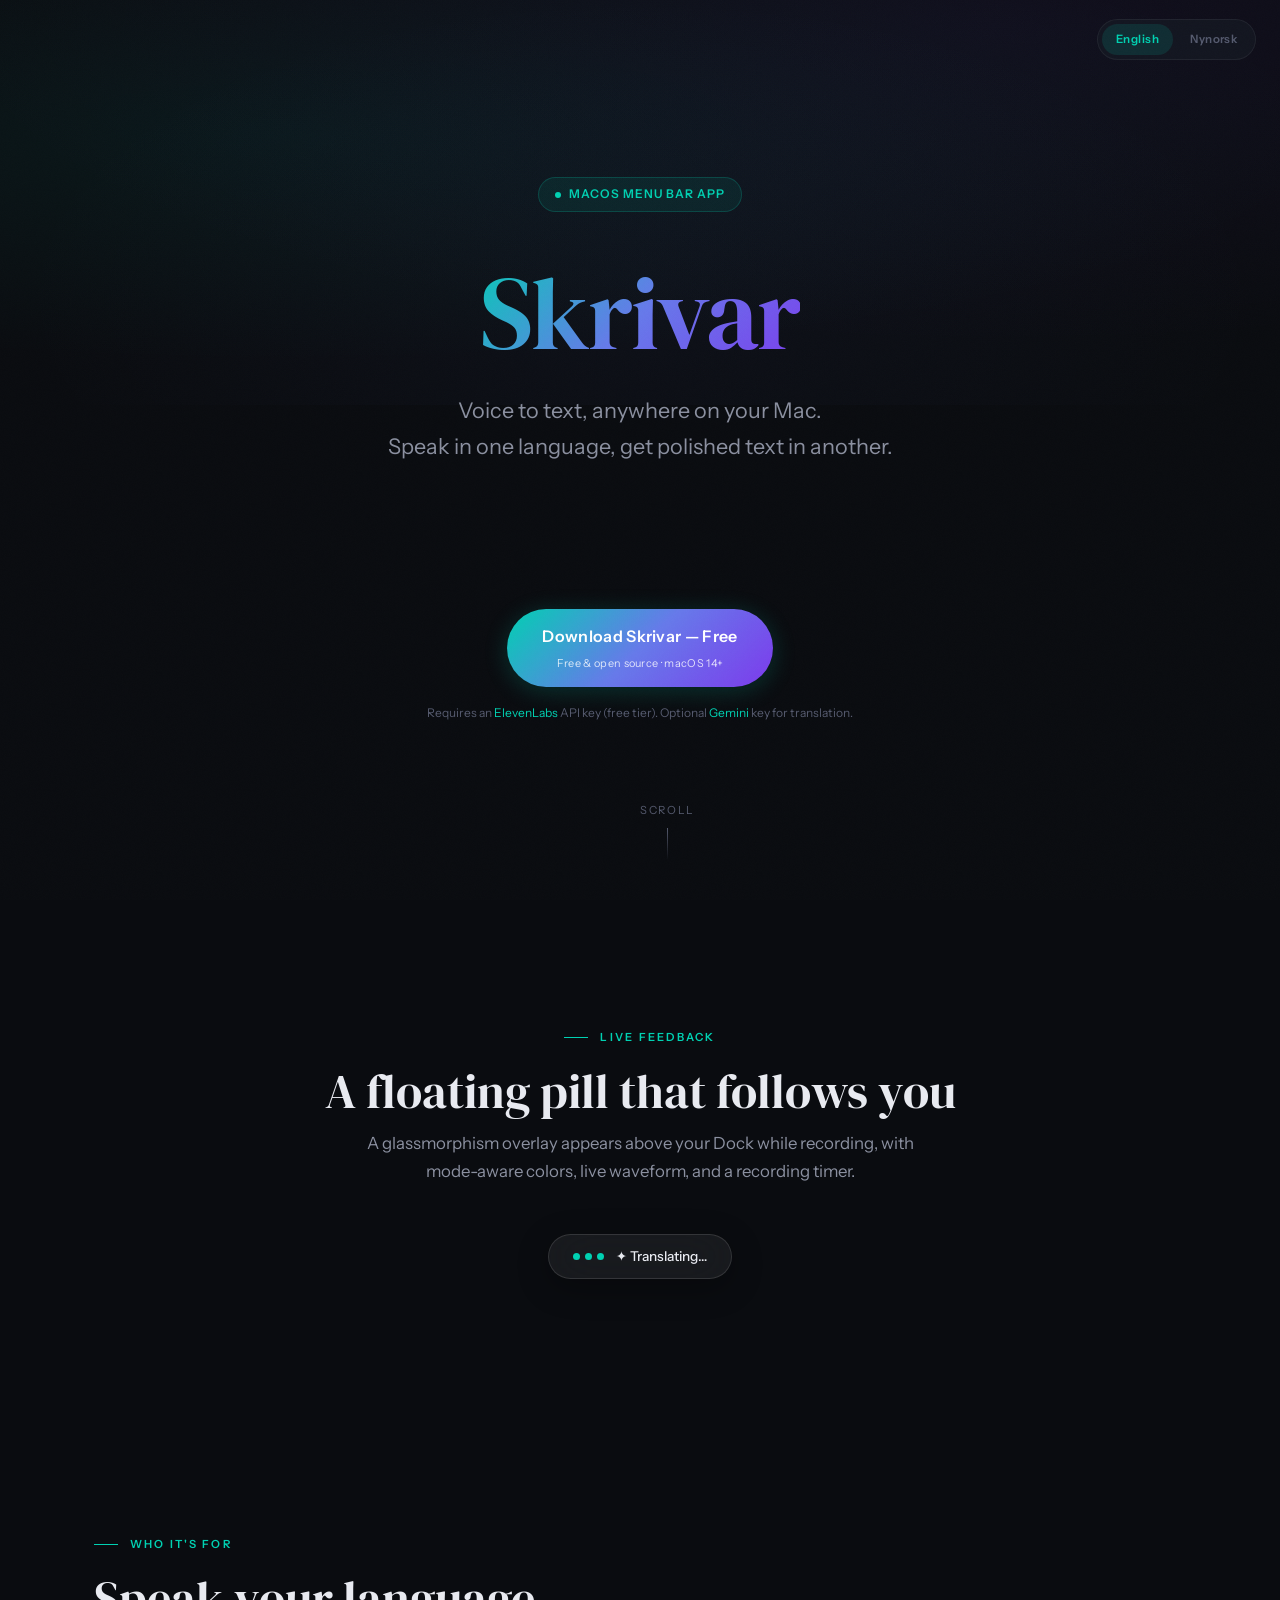
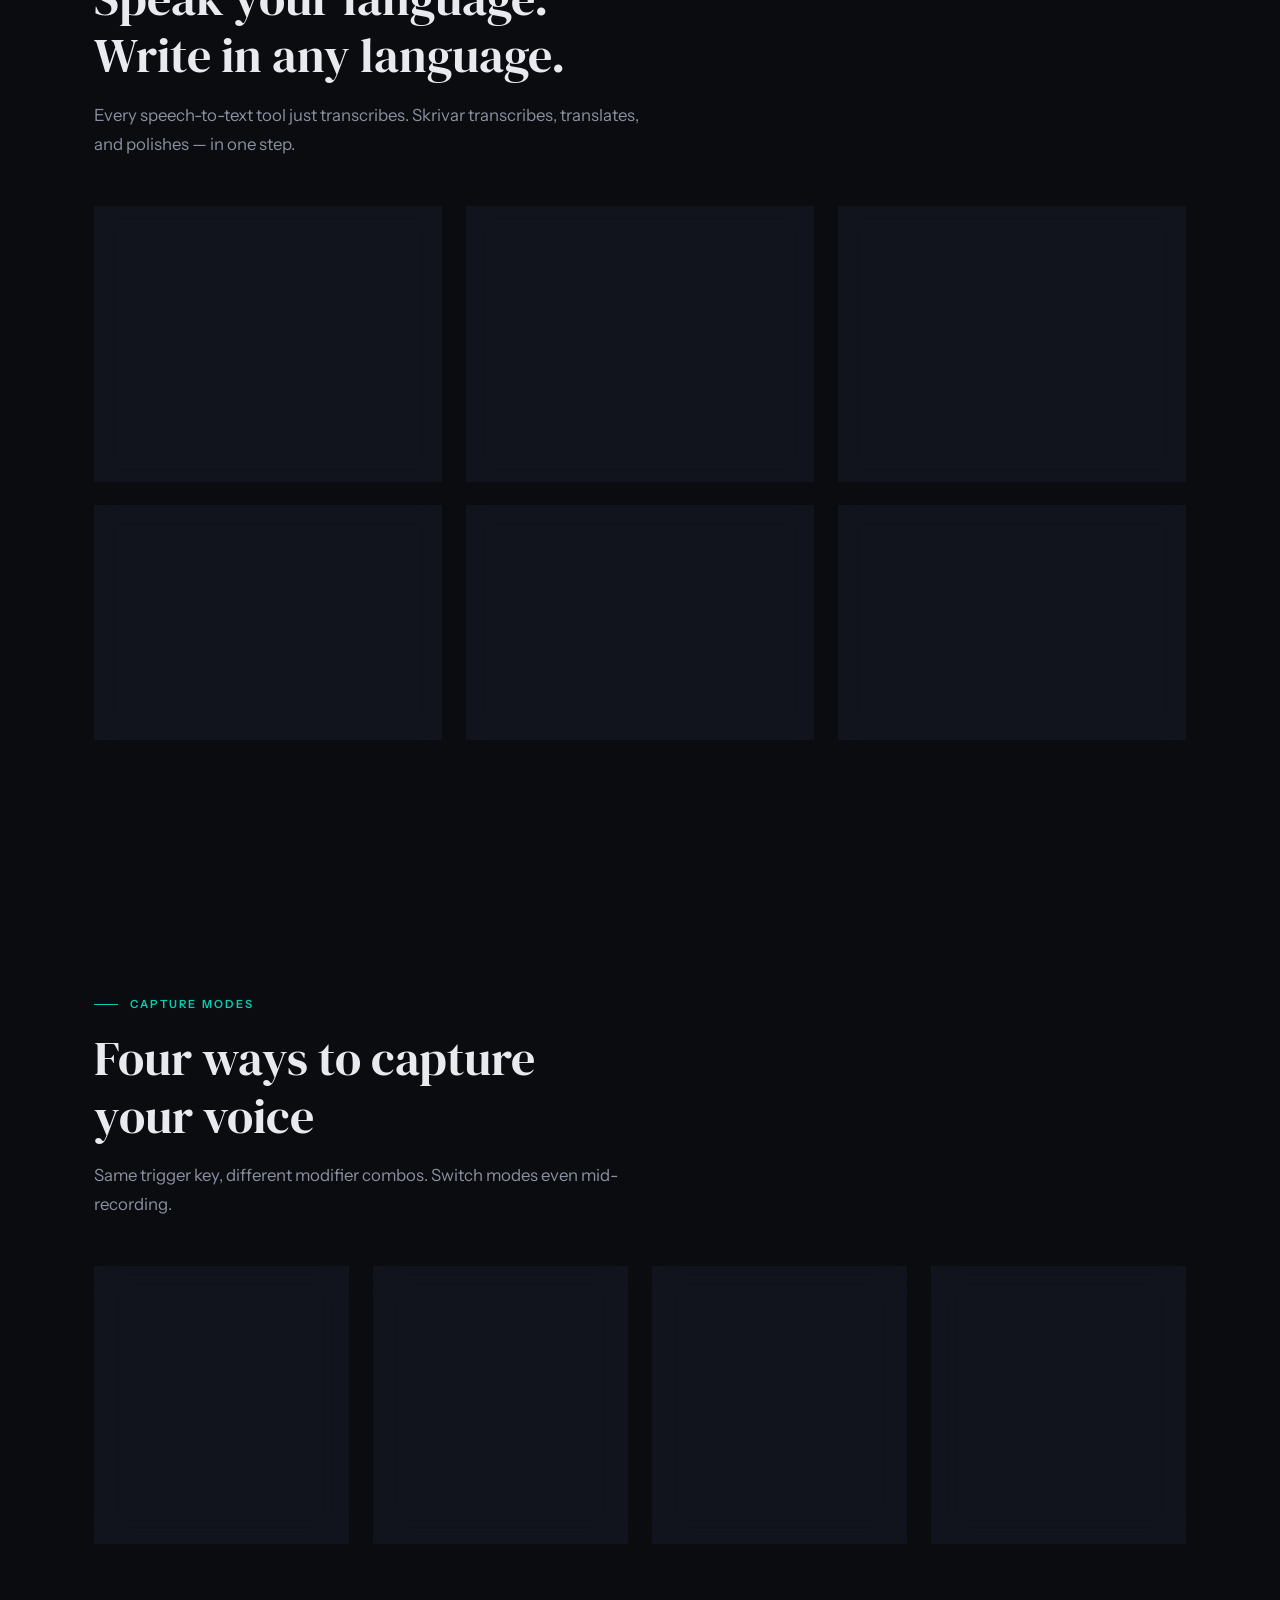
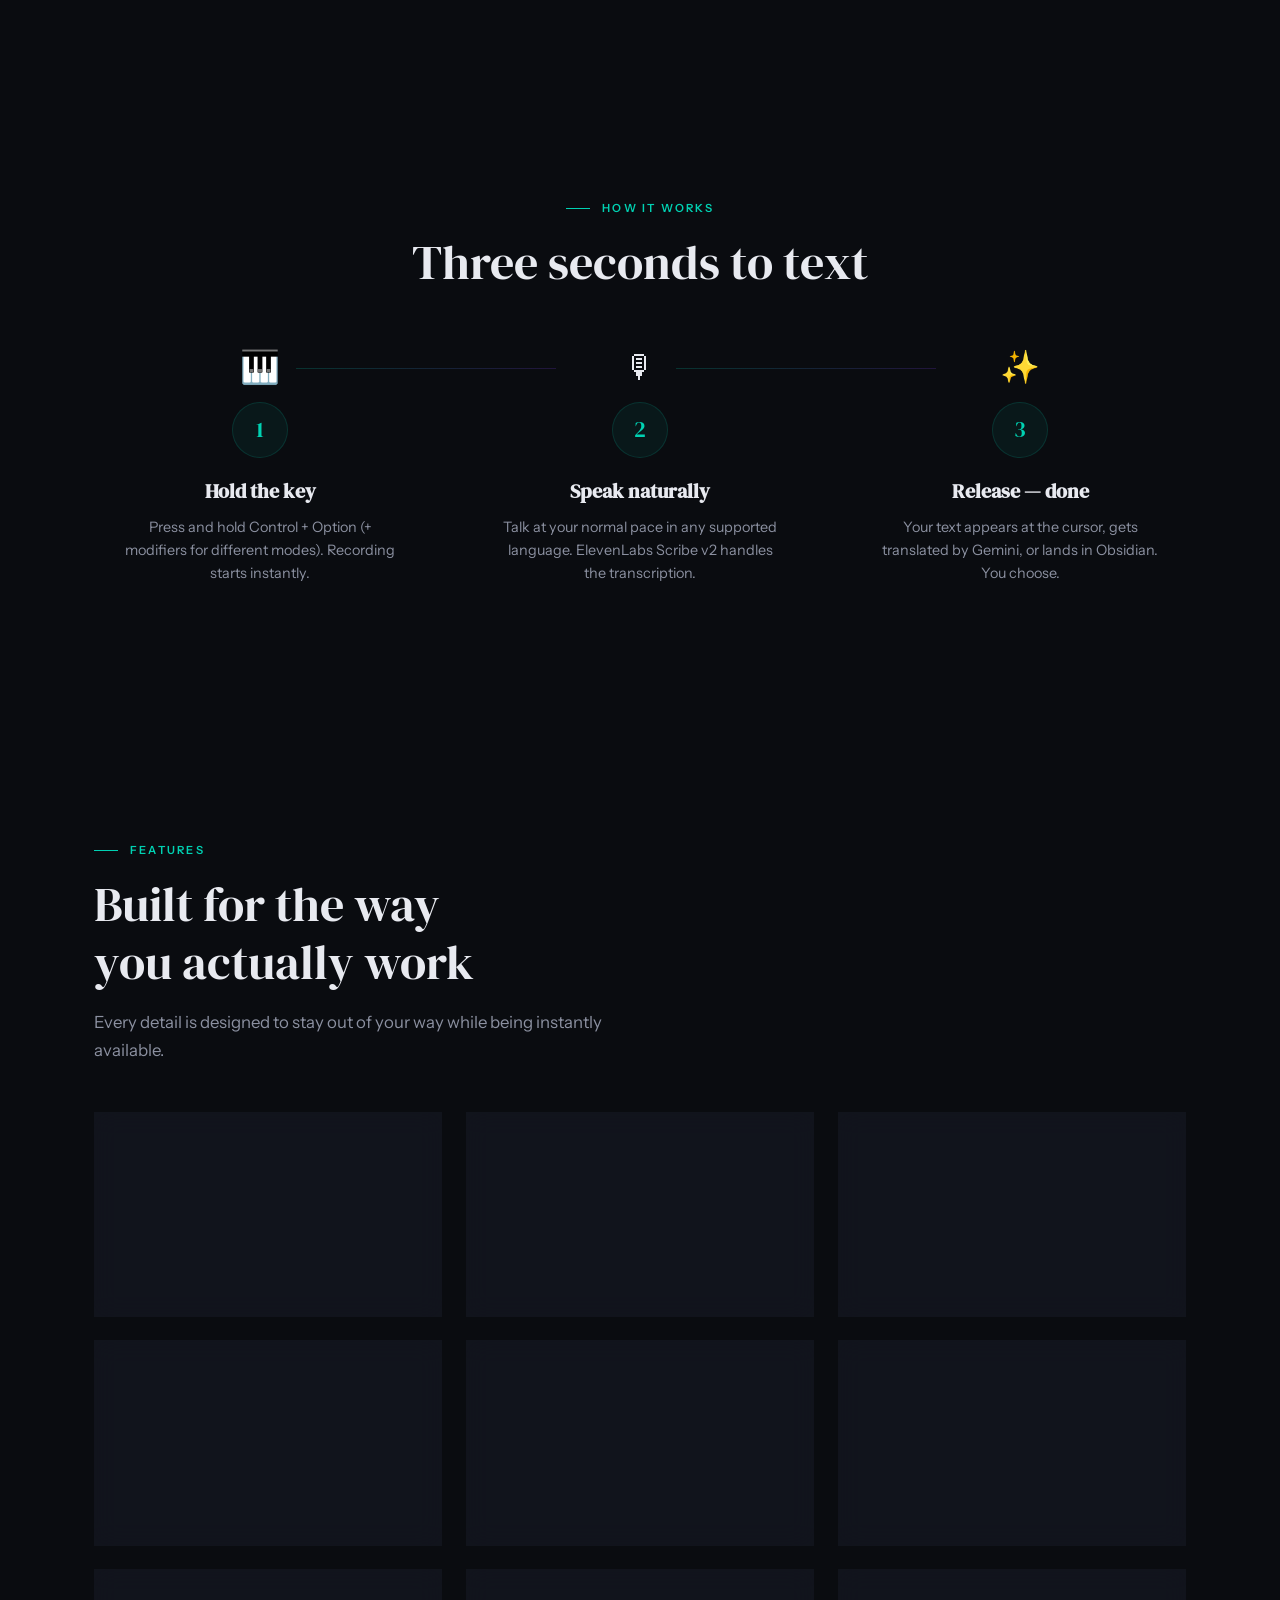
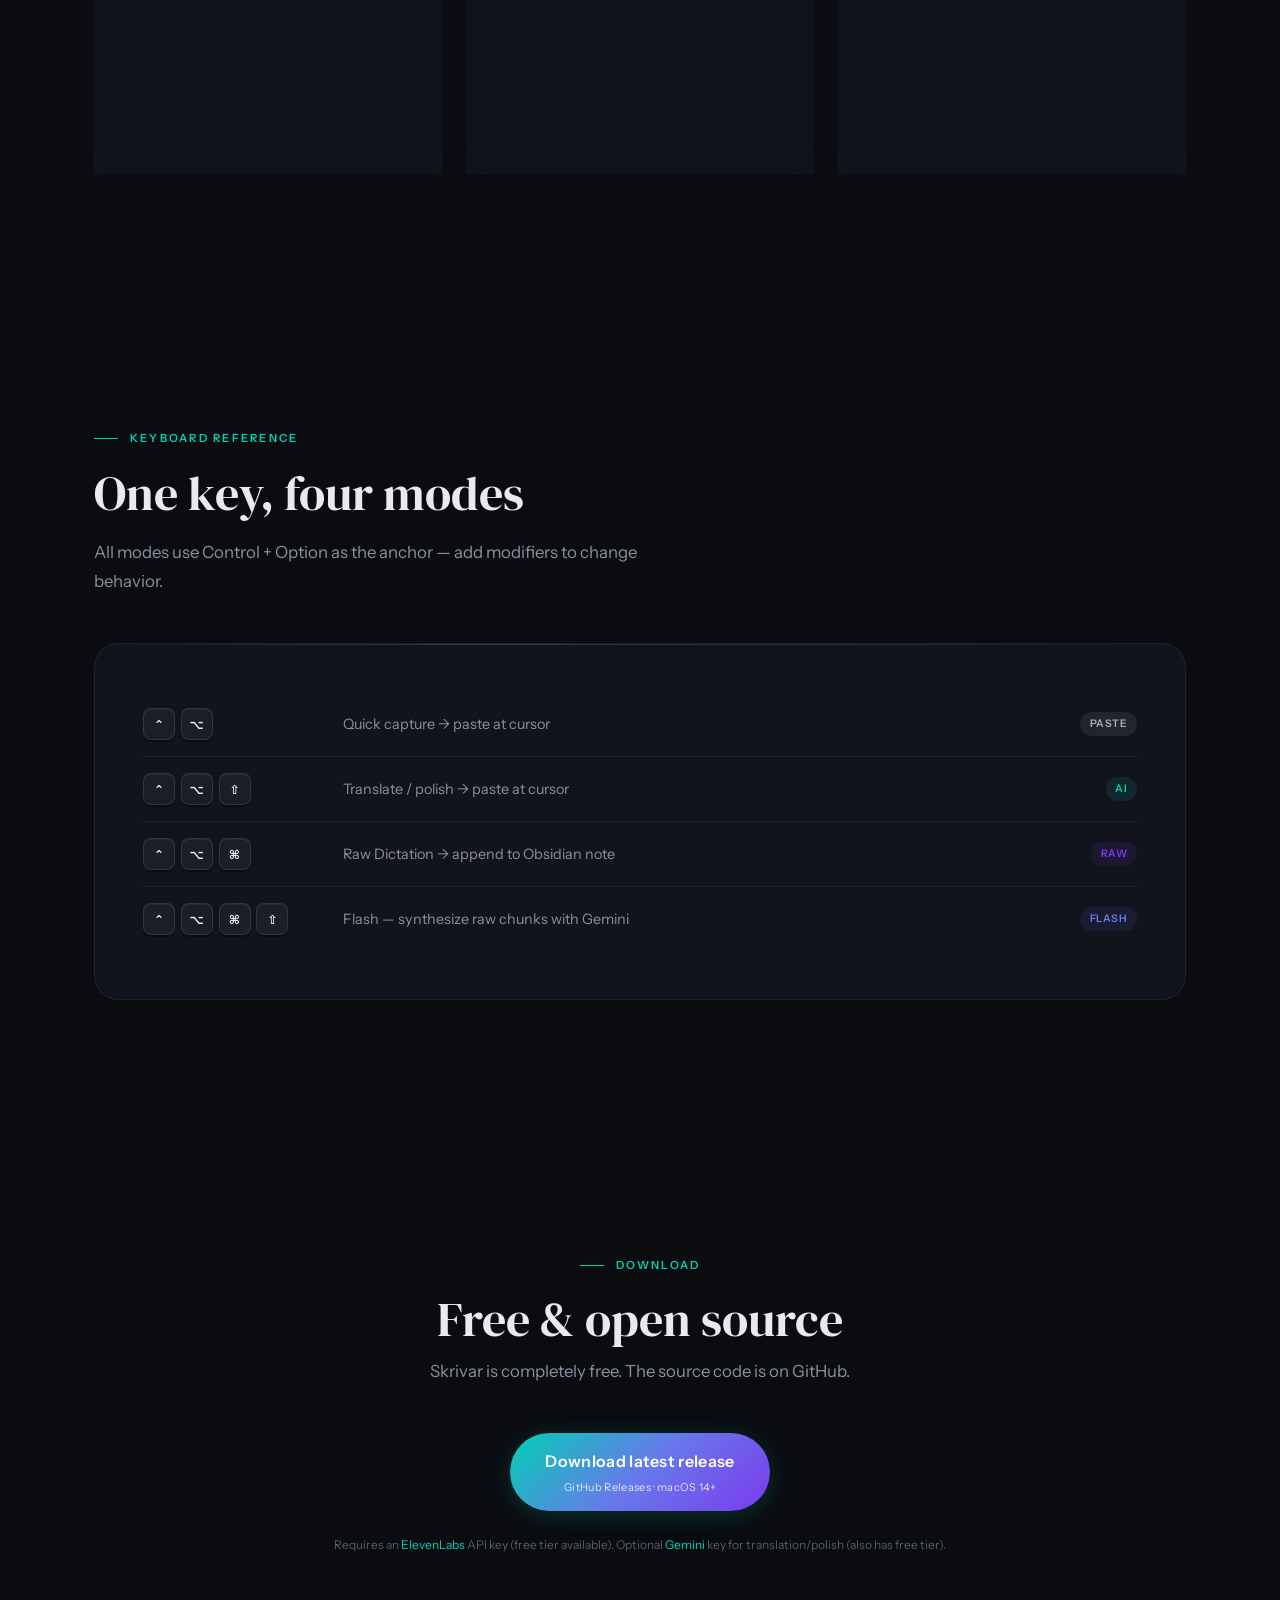
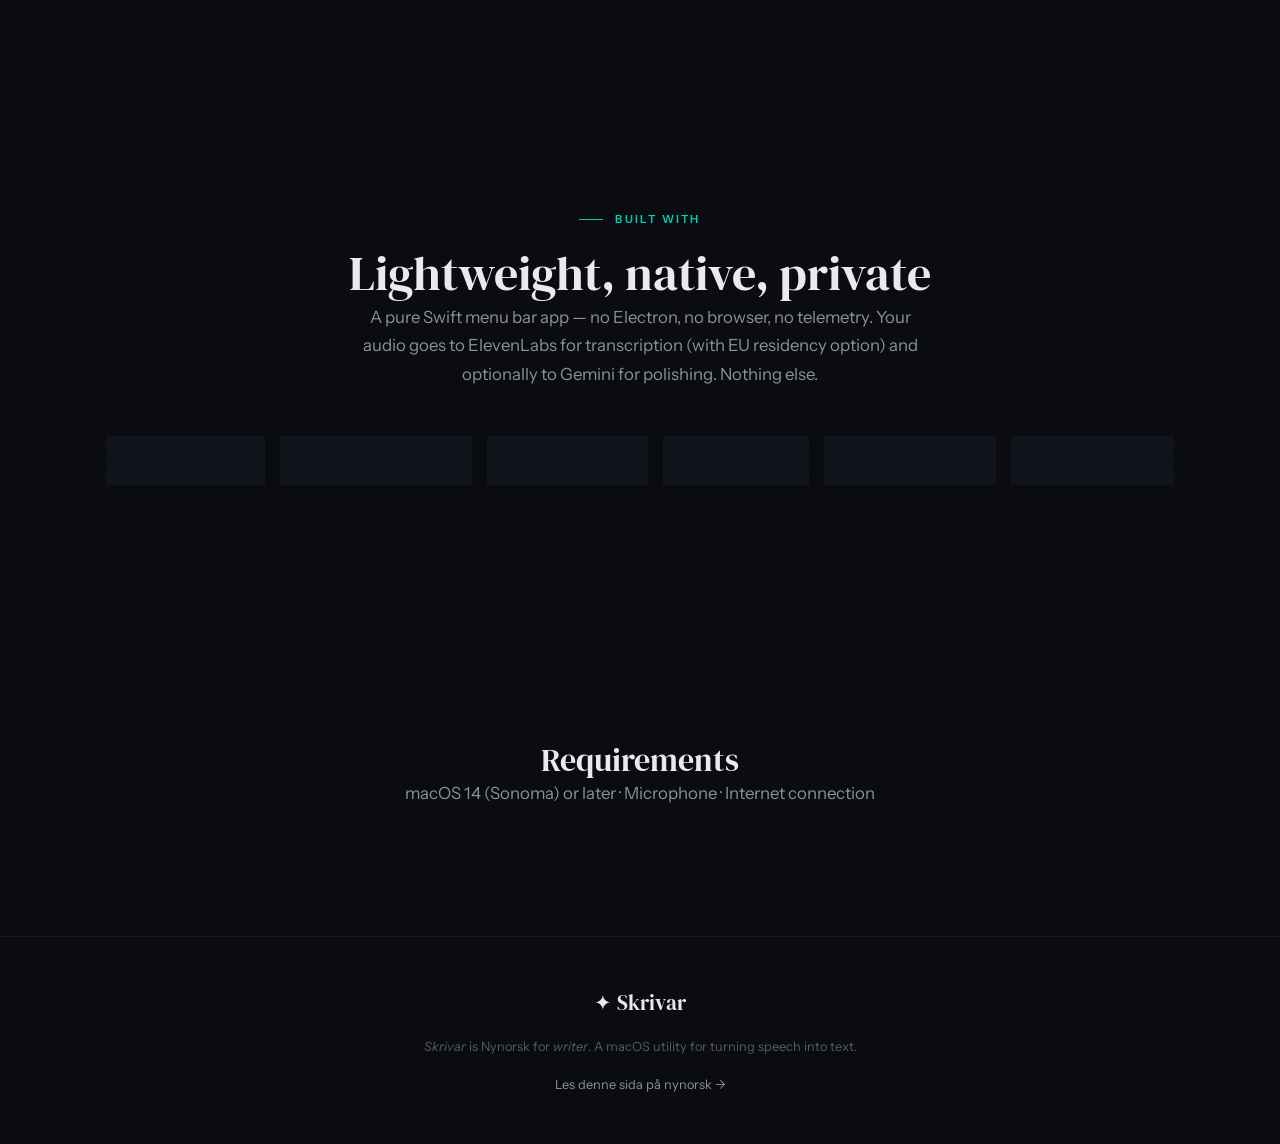
<file: docs/index.html>
<!DOCTYPE html>
<html lang="en">
<head>
  <meta charset="UTF-8">
  <meta name="viewport" content="width=device-width, initial-scale=1.0">
  <title>Skrivar — Voice to Text, Anywhere on Your Mac</title>
  <meta name="description" content="Skrivar is a native macOS menu bar app that turns your voice into text anywhere. Speak in one language, get polished text in another. Powered by ElevenLabs and Gemini AI.">
  <meta name="keywords" content="speech to text, macOS, voice typing, translation, dictation, transcription, multilingual, Obsidian">
  <link rel="stylesheet" href="style.css">
  <link rel="icon" href="data:image/svg+xml,<svg xmlns='http://www.w3.org/2000/svg' viewBox='0 0 100 100'><text y='.9em' font-size='90'>✦</text></svg>">
  <script data-goatcounter="https://lektorodd-skrivar.goatcounter.com/count" async src="//gc.zgo.at/count.js"></script>
</head>
<body>

  <!-- ═══════════════ LANGUAGE SWITCHER ═══════════════ -->
  <nav class="lang-nav">
    <span class="lang-link active">English</span>
    <a href="nn/" class="lang-link">Nynorsk</a>
  </nav>


  <!-- ═══════════════ HERO ═══════════════ -->
  <section class="hero" id="hero">
    <div class="hero-content">
      <div class="hero-badge">
        <span class="badge-dot"></span>
        macOS Menu Bar App
      </div>

      <h1>
        <span class="text-gradient">Skrivar</span>
      </h1>

      <p class="hero-tagline">
        Voice to text, anywhere on your Mac.<br>
        Speak in one language, get polished text in another.
      </p>

      <!-- Animated waveform -->
      <div class="hero-waveform" aria-hidden="true">
        <div class="bar" style="--bar-h: 16px; animation-delay: 0.0s"></div>
        <div class="bar" style="--bar-h: 28px; animation-delay: 0.1s"></div>
        <div class="bar" style="--bar-h: 40px; animation-delay: 0.2s"></div>
        <div class="bar" style="--bar-h: 20px; animation-delay: 0.3s"></div>
        <div class="bar" style="--bar-h: 36px; animation-delay: 0.15s"></div>
        <div class="bar" style="--bar-h: 48px; animation-delay: 0.25s"></div>
        <div class="bar" style="--bar-h: 24px; animation-delay: 0.35s"></div>
        <div class="bar" style="--bar-h: 44px; animation-delay: 0.05s"></div>
        <div class="bar" style="--bar-h: 32px; animation-delay: 0.2s"></div>
        <div class="bar" style="--bar-h: 18px; animation-delay: 0.3s"></div>
        <div class="bar" style="--bar-h: 38px; animation-delay: 0.1s"></div>
        <div class="bar" style="--bar-h: 26px; animation-delay: 0.25s"></div>
        <div class="bar" style="--bar-h: 42px; animation-delay: 0.15s"></div>
        <div class="bar" style="--bar-h: 20px; animation-delay: 0.35s"></div>
        <div class="bar" style="--bar-h: 34px; animation-delay: 0.05s"></div>
        <div class="bar" style="--bar-h: 14px; animation-delay: 0.2s"></div>
        <div class="bar" style="--bar-h: 28px; animation-delay: 0.3s"></div>
        <div class="bar" style="--bar-h: 46px; animation-delay: 0.1s"></div>
        <div class="bar" style="--bar-h: 22px; animation-delay: 0.25s"></div>
        <div class="bar" style="--bar-h: 36px; animation-delay: 0.15s"></div>
      </div>

      <!-- CTA -->
      <a href="https://github.com/lektorodd/skrivar/releases/latest" class="cta-button">
        Download Skrivar — Free
        <span class="cta-sub">Free & open source · macOS 14+</span>
      </a>
      <p style="margin-top: var(--space-sm); font-size: 0.75rem; color: var(--text-muted); animation: fadeInUp 0.8s 0.85s ease-out both;">
        Requires an <a href="https://elevenlabs.io">ElevenLabs</a> API key (free tier). Optional <a href="https://aistudio.google.com/apikey">Gemini</a> key for translation.
      </p>
    </div>

    <div class="scroll-indicator">
      <span>Scroll</span>
      <div class="scroll-line"></div>
    </div>
  </section>


  <!-- ═══════════════ OVERLAY DEMO ═══════════════ -->
  <section id="overlay-demo">
    <div class="container">
      <div class="reveal" style="text-align: center;">
        <span class="section-label" style="justify-content: center;">Live Feedback</span>
        <h2 class="section-title" style="text-align: center; margin: 0 auto var(--space-xs);">A floating pill that follows you</h2>
        <p class="section-subtitle" style="text-align: center; margin: 0 auto;">
          A glassmorphism overlay appears above your Dock while recording, with mode-aware colors, live waveform, and a recording timer.
        </p>
      </div>

      <div class="overlay-demo reveal">
        <div class="overlay-pill">
          <div class="dots">
            <div class="dot"></div>
            <div class="dot"></div>
            <div class="dot"></div>
          </div>
          <span class="pill-label">Listening…</span>
        </div>
      </div>
    </div>
  </section>


  <!-- ═══════════════ USE CASES ═══════════════ -->
  <section id="use-cases">
    <div class="container">
      <div class="reveal">
        <span class="section-label">Who It's For</span>
        <h2 class="section-title">Speak your language.<br>Write in any language.</h2>
        <p class="section-subtitle">
          Every speech-to-text tool just transcribes. Skrivar transcribes, translates, and polishes — in one step.
        </p>
      </div>

      <div class="usecase-grid stagger reveal">

        <div class="usecase-card">
          <span class="usecase-icon">🌍</span>
          <h3>Non-Native Speakers</h3>
          <p>Speak naturally in your strongest language. Get polished, professional text in your target language.</p>
          <div class="usecase-example">Speak Spanish → Get professional English emails</div>
        </div>

        <div class="usecase-card">
          <span class="usecase-icon">💼</span>
          <h3>Multilingual Professionals</h3>
          <p>Switch between languages throughout the day. One hotkey, any language pair.</p>
          <div class="usecase-example">Dictate notes in German → Polished English reports</div>
        </div>

        <div class="usecase-card">
          <span class="usecase-icon">🎓</span>
          <h3>Students & Academics</h3>
          <p>Dictate research notes, translate sources, and draft papers faster than typing.</p>
          <div class="usecase-example">Voice capture → instant Obsidian notes</div>
        </div>

        <div class="usecase-card">
          <span class="usecase-icon">✍️</span>
          <h3>Content Creators</h3>
          <p>Dictate blog posts, social media copy, and video scripts. AI polish cleans up your speech.</p>
          <div class="usecase-example">Stream of thought → clean, publishable text</div>
        </div>

        <div class="usecase-card">
          <span class="usecase-icon">🇳🇴</span>
          <h3>Nynorsk Writers</h3>
          <p>The only tool that writes correct Nynorsk. All other dictation gives you Bokmål.</p>
          <div class="usecase-example"><a href="nn/" style="color: var(--accent-teal);">See our dedicated Nynorsk page →</a></div>
        </div>

        <div class="usecase-card">
          <span class="usecase-icon">♿</span>
          <h3>Accessibility</h3>
          <p>Hands-free text input anywhere on your Mac. No clicking, no windows — just speak.</p>
          <div class="usecase-example">Push-to-talk → text at cursor</div>
        </div>

      </div>
    </div>
  </section>


  <!-- ═══════════════ CAPTURE MODES ═══════════════ -->
  <section id="modes">
    <div class="container">
      <div class="reveal">
        <span class="section-label">Capture Modes</span>
        <h2 class="section-title">Four ways to capture<br>your voice</h2>
        <p class="section-subtitle">
          Same trigger key, different modifier combos. Switch modes even mid-recording.
        </p>
      </div>

      <div class="modes-grid stagger reveal">

        <div class="mode-card" data-mode="quick">
          <div class="mode-icon">⚡</div>
          <h3>Quick Capture</h3>
          <p>Transcribe and paste directly at your cursor. The fastest path from voice to text.</p>
          <span class="mode-shortcut">⌃⌥</span>
        </div>

        <div class="mode-card" data-mode="translate">
          <div class="mode-icon">✦</div>
          <h3>Translate & Polish</h3>
          <p>Transcribe, then translate or polish with Gemini AI before pasting. Speak naturally, get clean text in any language.</p>
          <span class="mode-shortcut">⌃⌥ + ⇧</span>
        </div>

        <div class="mode-card" data-mode="obsidian">
          <div class="mode-icon">⬡</div>
          <h3>Raw Dictation</h3>
          <p>Start a dictation session — each recording appends to the same Obsidian note. Capture thoughts over minutes or hours.</p>
          <span class="mode-shortcut">⌃⌥ + ⌘</span>
        </div>

        <div class="mode-card" data-mode="polish">
          <div class="mode-icon">⬡✦</div>
          <h3>Flash</h3>
          <p>Synthesize all raw chunks with Gemini AI into polished, structured text. Appended back to your Obsidian note.</p>
          <span class="mode-shortcut">⌃⌥ + ⌘ + ⇧</span>
        </div>

      </div>
    </div>
  </section>


  <!-- ═══════════════ HOW IT WORKS ═══════════════ -->
  <section id="how-it-works">
    <div class="container">
      <div class="reveal" style="text-align: center;">
        <span class="section-label" style="justify-content: center;">How It Works</span>
        <h2 class="section-title" style="margin: 0 auto;">Three seconds to text</h2>
      </div>

      <div class="steps-row reveal stagger">
        <div class="step">
          <div class="step-visual">🎹</div>
          <div class="step-number">1</div>
          <h3>Hold the key</h3>
          <p>Press and hold Control + Option (+ modifiers for different modes). Recording starts instantly.</p>
        </div>

        <div class="step">
          <div class="step-visual">🎙</div>
          <div class="step-number">2</div>
          <h3>Speak naturally</h3>
          <p>Talk at your normal pace in any supported language. ElevenLabs Scribe v2 handles the transcription.</p>
        </div>

        <div class="step">
          <div class="step-visual">✨</div>
          <div class="step-number">3</div>
          <h3>Release — done</h3>
          <p>Your text appears at the cursor, gets translated by Gemini, or lands in Obsidian. You choose.</p>
        </div>
      </div>
    </div>
  </section>


  <!-- ═══════════════ FEATURES ═══════════════ -->
  <section id="features">
    <div class="container">
      <div class="reveal">
        <span class="section-label">Features</span>
        <h2 class="section-title">Built for the way<br>you actually work</h2>
        <p class="section-subtitle">
          Every detail is designed to stay out of your way while being instantly available.
        </p>
      </div>

      <div class="features-grid stagger reveal">

        <div class="feature-card">
          <span class="feature-icon">🔊</span>
          <h3>ElevenLabs Scribe v2</h3>
          <p>Industry-leading speech recognition with automatic language detection and EU data residency support.</p>
        </div>

        <div class="feature-card">
          <span class="feature-icon">🧠</span>
          <h3>Gemini AI Translation</h3>
          <p>Translate and polish with Gemini 2.5 Flash — fix errors, translate between languages, or clean up your speech.</p>
        </div>

        <div class="feature-card">
          <span class="feature-icon">📓</span>
          <h3>Obsidian Raw Dictation</h3>
          <p>Start a session and capture voice in chunks — all appended to one timestamped Obsidian note. End with Flash to synthesize.</p>
        </div>

        <div class="feature-card">
          <span class="feature-icon">🎵</span>
          <h3>Live Waveform Overlay</h3>
          <p>Dynamic Island–style floating pill with real-time audio levels, recording timer, and mode-aware colors.</p>
        </div>

        <div class="feature-card">
          <span class="feature-icon">📋</span>
          <h3>Transcription History</h3>
          <p>Browse and copy your last 50 transcriptions. Mode badges, timestamps, and one-click copy.</p>
        </div>

        <div class="feature-card">
          <span class="feature-icon">🎤</span>
          <h3>Microphone Selector</h3>
          <p>Choose any connected audio input device. Switch between built-in mic, AirPods, or external devices.</p>
        </div>

        <div class="feature-card">
          <span class="feature-icon">⌨️</span>
          <h3>Smart Text Insertion</h3>
          <p>Inserts via macOS Accessibility API for precision, with automatic clipboard fallback when needed.</p>
        </div>

        <div class="feature-card">
          <span class="feature-icon">🔑</span>
          <h3>Secure & Private</h3>
          <p>API keys stored in macOS Keychain. No telemetry, no accounts. Your keys, your data.</p>
        </div>

        <div class="feature-card">
          <span class="feature-icon">🚀</span>
          <h3>Onboarding & Setup</h3>
          <p>Guided first-launch wizard with permission checks, API key entry, and shortcut reference. Launch at login.</p>
        </div>

      </div>
    </div>
  </section>


  <!-- ═══════════════ KEYBOARD SHORTCUTS ═══════════════ -->
  <section id="shortcuts">
    <div class="container">
      <div class="reveal">
        <span class="section-label">Keyboard Reference</span>
        <h2 class="section-title">One key, four modes</h2>
        <p class="section-subtitle">
          All modes use Control + Option as the anchor — add modifiers to change behavior.
        </p>
      </div>

      <div class="shortcuts-panel reveal">
        <div class="shortcut-rows stagger reveal">

          <div class="shortcut-row">
            <div class="shortcut-keys">
              <kbd>⌃</kbd>
              <kbd>⌥</kbd>
            </div>
            <span class="shortcut-desc">Quick capture → paste at cursor</span>
            <span class="shortcut-badge" data-type="paste">Paste</span>
          </div>

          <div class="shortcut-row">
            <div class="shortcut-keys">
              <kbd>⌃</kbd>
              <kbd>⌥</kbd>
              <kbd>⇧</kbd>
            </div>
            <span class="shortcut-desc">Translate / polish → paste at cursor</span>
            <span class="shortcut-badge" data-type="ai">AI</span>
          </div>

          <div class="shortcut-row">
            <div class="shortcut-keys">
              <kbd>⌃</kbd>
              <kbd>⌥</kbd>
              <kbd>⌘</kbd>
            </div>
            <span class="shortcut-desc">Raw Dictation → append to Obsidian note</span>
            <span class="shortcut-badge" data-type="obsidian">Raw</span>
          </div>

          <div class="shortcut-row">
            <div class="shortcut-keys">
              <kbd>⌃</kbd>
              <kbd>⌥</kbd>
              <kbd>⌘</kbd>
              <kbd>⇧</kbd>
            </div>
            <span class="shortcut-desc">Flash — synthesize raw chunks with Gemini</span>
            <span class="shortcut-badge" data-type="both">Flash</span>
          </div>

        </div>
      </div>
    </div>
  </section>


  <!-- ═══════════════ DOWNLOAD ═══════════════ -->
  <section id="download">
    <div class="container" style="text-align: center;">
      <div class="reveal">
        <span class="section-label" style="justify-content: center;">Download</span>
        <h2 class="section-title" style="text-align: center; margin: 0 auto var(--space-xs);">Free & open source</h2>
        <p class="section-subtitle" style="text-align: center; margin: 0 auto;">
          Skrivar is completely free. The source code is on GitHub.
        </p>
      </div>

      <div style="margin-top: var(--space-lg);" class="reveal">
        <a href="https://github.com/lektorodd/skrivar/releases/latest" class="cta-button" style="animation: none;">
          Download latest release
          <span class="cta-sub">GitHub Releases · macOS 14+</span>
        </a>
        <p class="pricing-note">
          Requires an <a href="https://elevenlabs.io">ElevenLabs</a> API key (free tier available).
          Optional <a href="https://aistudio.google.com/apikey">Gemini</a> key for translation/polish (also has free tier).
        </p>
      </div>
    </div>
  </section>


  <!-- ═══════════════ TECH STACK ═══════════════ -->
  <section id="tech">
    <div class="container" style="text-align: center;">
      <div class="reveal">
        <span class="section-label" style="justify-content: center;">Built With</span>
        <h2 class="section-title" style="margin: 0 auto;">Lightweight, native, private</h2>
        <p class="section-subtitle" style="margin: 0 auto;">
          A pure Swift menu bar app — no Electron, no browser, no telemetry. Your audio goes to ElevenLabs for transcription (with EU residency option) and optionally to Gemini for polishing. Nothing else.
        </p>
      </div>

      <div class="tech-row reveal stagger">
        <span class="tech-chip"><span class="chip-icon">🍎</span> Swift & SwiftUI</span>
        <span class="tech-chip"><span class="chip-icon">🎙</span> ElevenLabs Scribe v2</span>
        <span class="tech-chip"><span class="chip-icon">✦</span> Gemini 2.5 Flash</span>
        <span class="tech-chip"><span class="chip-icon">📓</span> Obsidian URI</span>
        <span class="tech-chip"><span class="chip-icon">🔑</span> macOS Keychain</span>
        <span class="tech-chip"><span class="chip-icon">♿️</span> Accessibility API</span>
      </div>
    </div>
  </section>


  <!-- ═══════════════ REQUIREMENTS ═══════════════ -->
  <section id="requirements">
    <div class="container" style="text-align: center;">
      <div class="reveal">
        <h2 class="section-title" style="margin: 0 auto; font-size: clamp(1.4rem, 3vw, 2rem);">Requirements</h2>
        <p class="section-subtitle" style="margin: 0 auto;">
          macOS 14 (Sonoma) or later · Microphone · Internet connection
        </p>
      </div>
    </div>
  </section>


  <!-- ═══════════════ FOOTER ═══════════════ -->
  <footer class="site-footer">
    <div class="container">
      <div class="footer-content">
        <span class="footer-logo">✦ Skrivar</span>
        <p class="footer-text">
          <em>Skrivar</em> is Nynorsk for <em>writer</em>. A macOS utility for turning speech into text.
        </p>
        <p class="footer-text">
          <a href="nn/">Les denne sida på nynorsk →</a>
        </p>
      </div>
    </div>
  </footer>


  <!-- ═══════════════ SCRIPTS ═══════════════ -->
  <script>
    // Scroll-triggered reveal
    const observer = new IntersectionObserver((entries) => {
      entries.forEach(entry => {
        if (entry.isIntersecting) {
          entry.target.classList.add('visible');
        }
      });
    }, {
      threshold: 0.12,
      rootMargin: '0px 0px -40px 0px'
    });

    document.querySelectorAll('.reveal').forEach(el => observer.observe(el));

    // Rotate overlay pill modes
    const modes = [
      { label: 'Listening…',    color: '#e8eaf0' },
      { label: '✦ Translating…', color: '#00d1b2' },
      { label: 'Transcribing…', color: '#e8eaf0' },
      { label: '✦ Polishing…',  color: '#00d1b2' },
      { label: '⬡ Listening…',  color: '#7c3aed' },
      { label: '⬡✦ Polishing…', color: '#667aea' },
    ];
    let modeIndex = 0;
    const pillLabel = document.querySelector('.pill-label');
    const dots = document.querySelectorAll('.overlay-pill .dot');

    if (pillLabel) {
      setInterval(() => {
        modeIndex = (modeIndex + 1) % modes.length;
        pillLabel.textContent = modes[modeIndex].label;
        dots.forEach(d => d.style.background = modes[modeIndex].color);
      }, 2400);
    }
  </script>

</body>
</html>
</file>
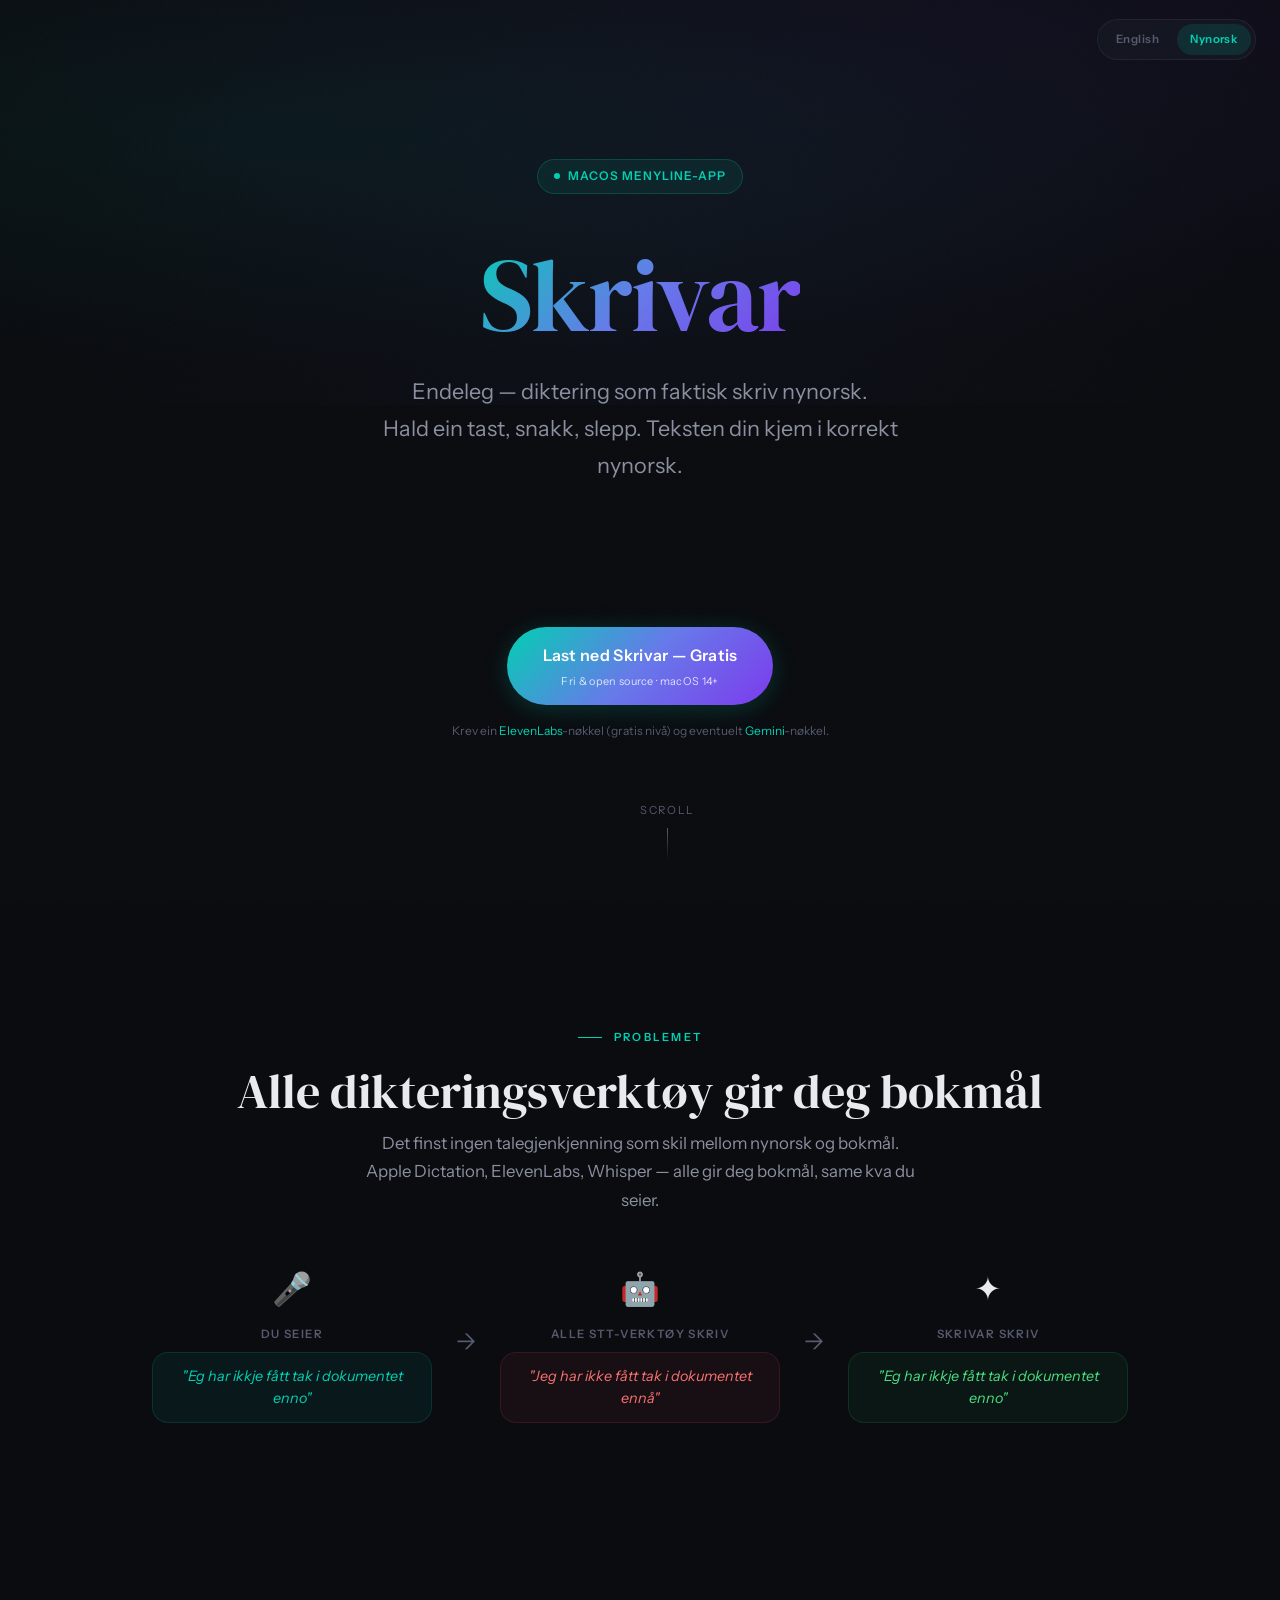
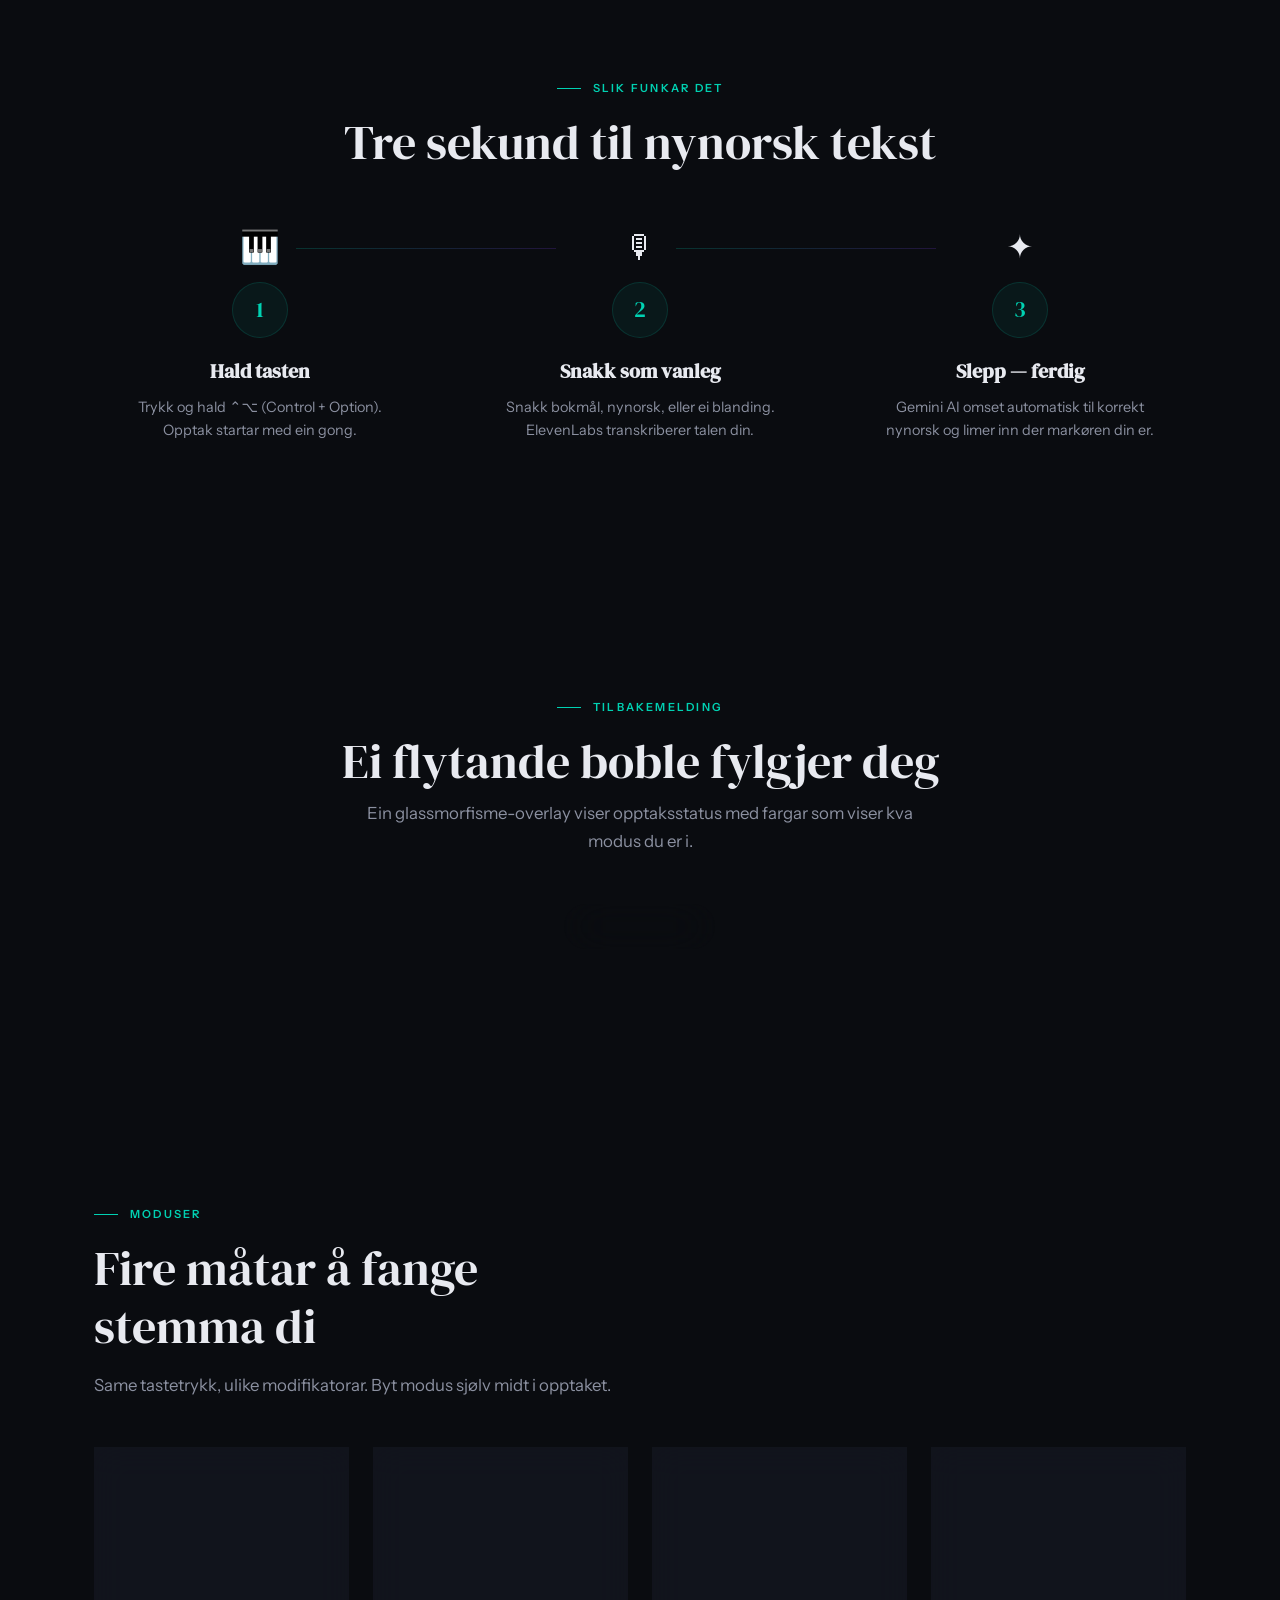
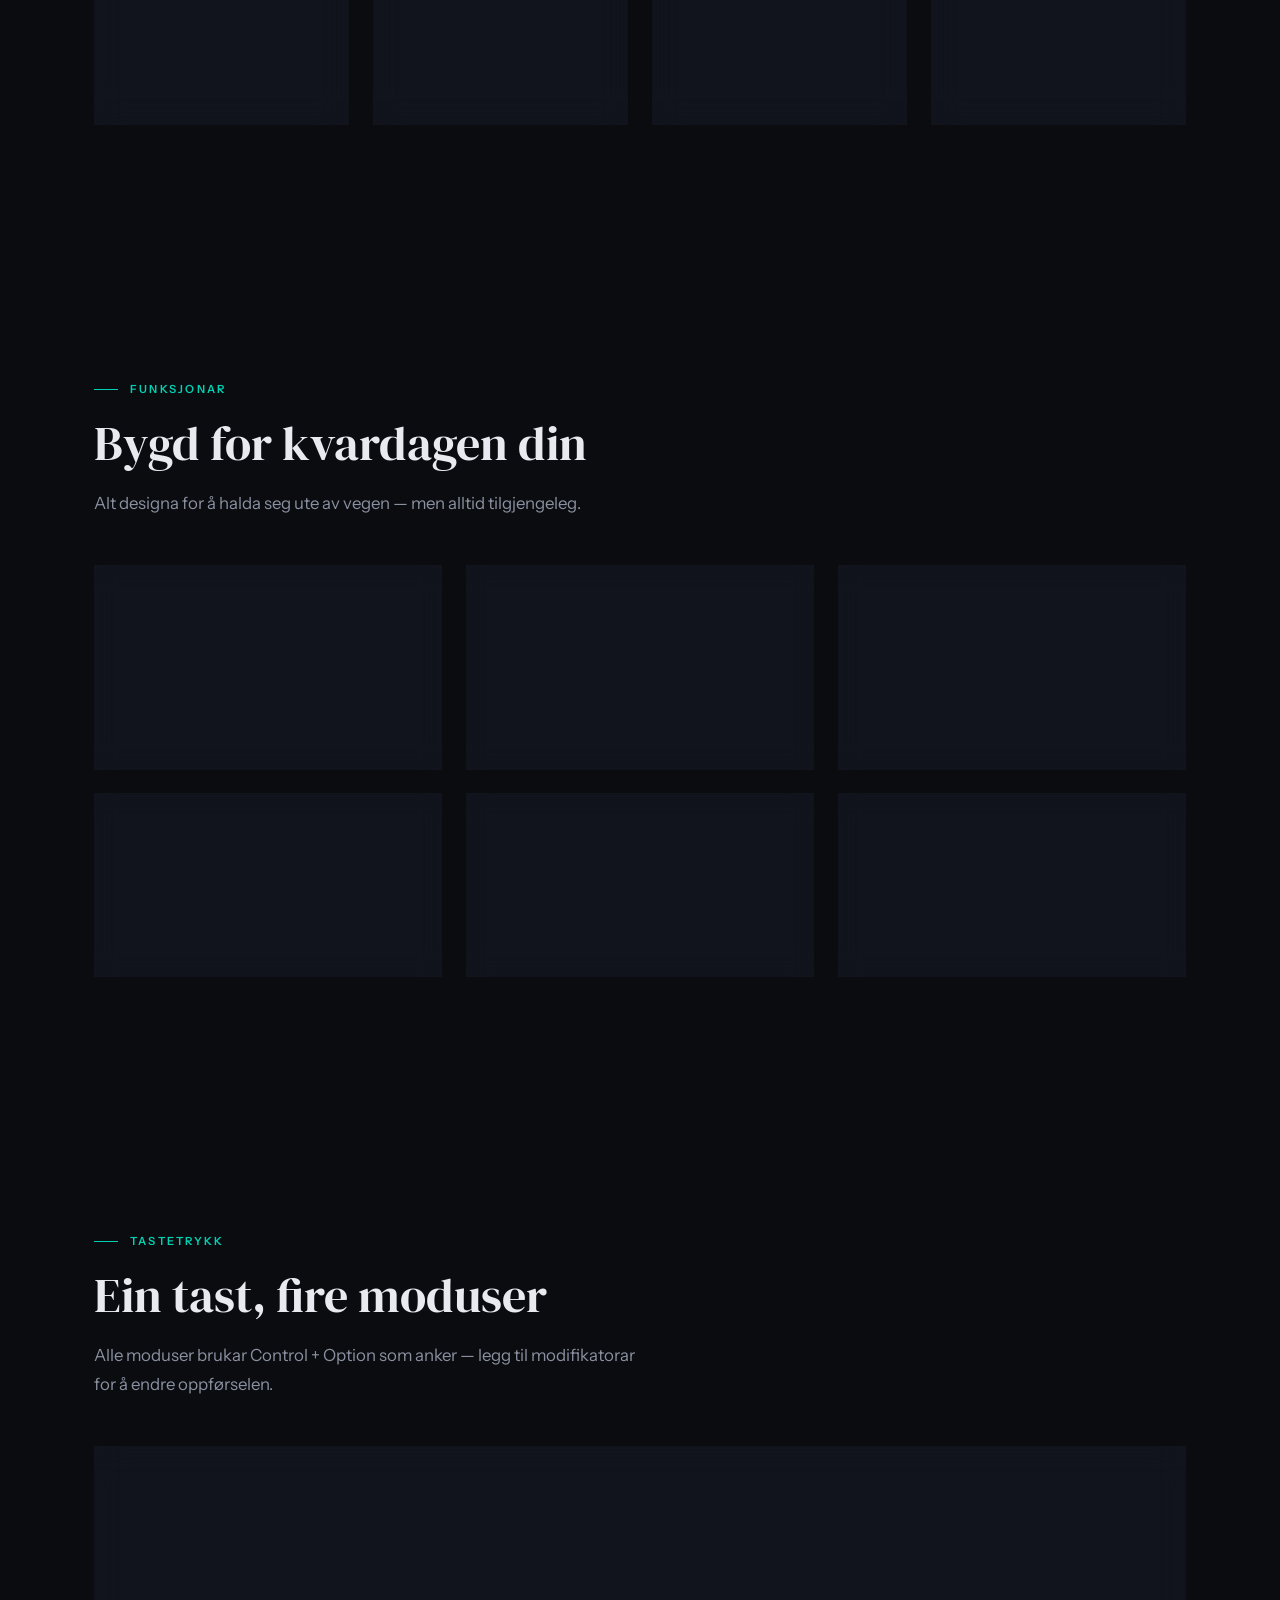
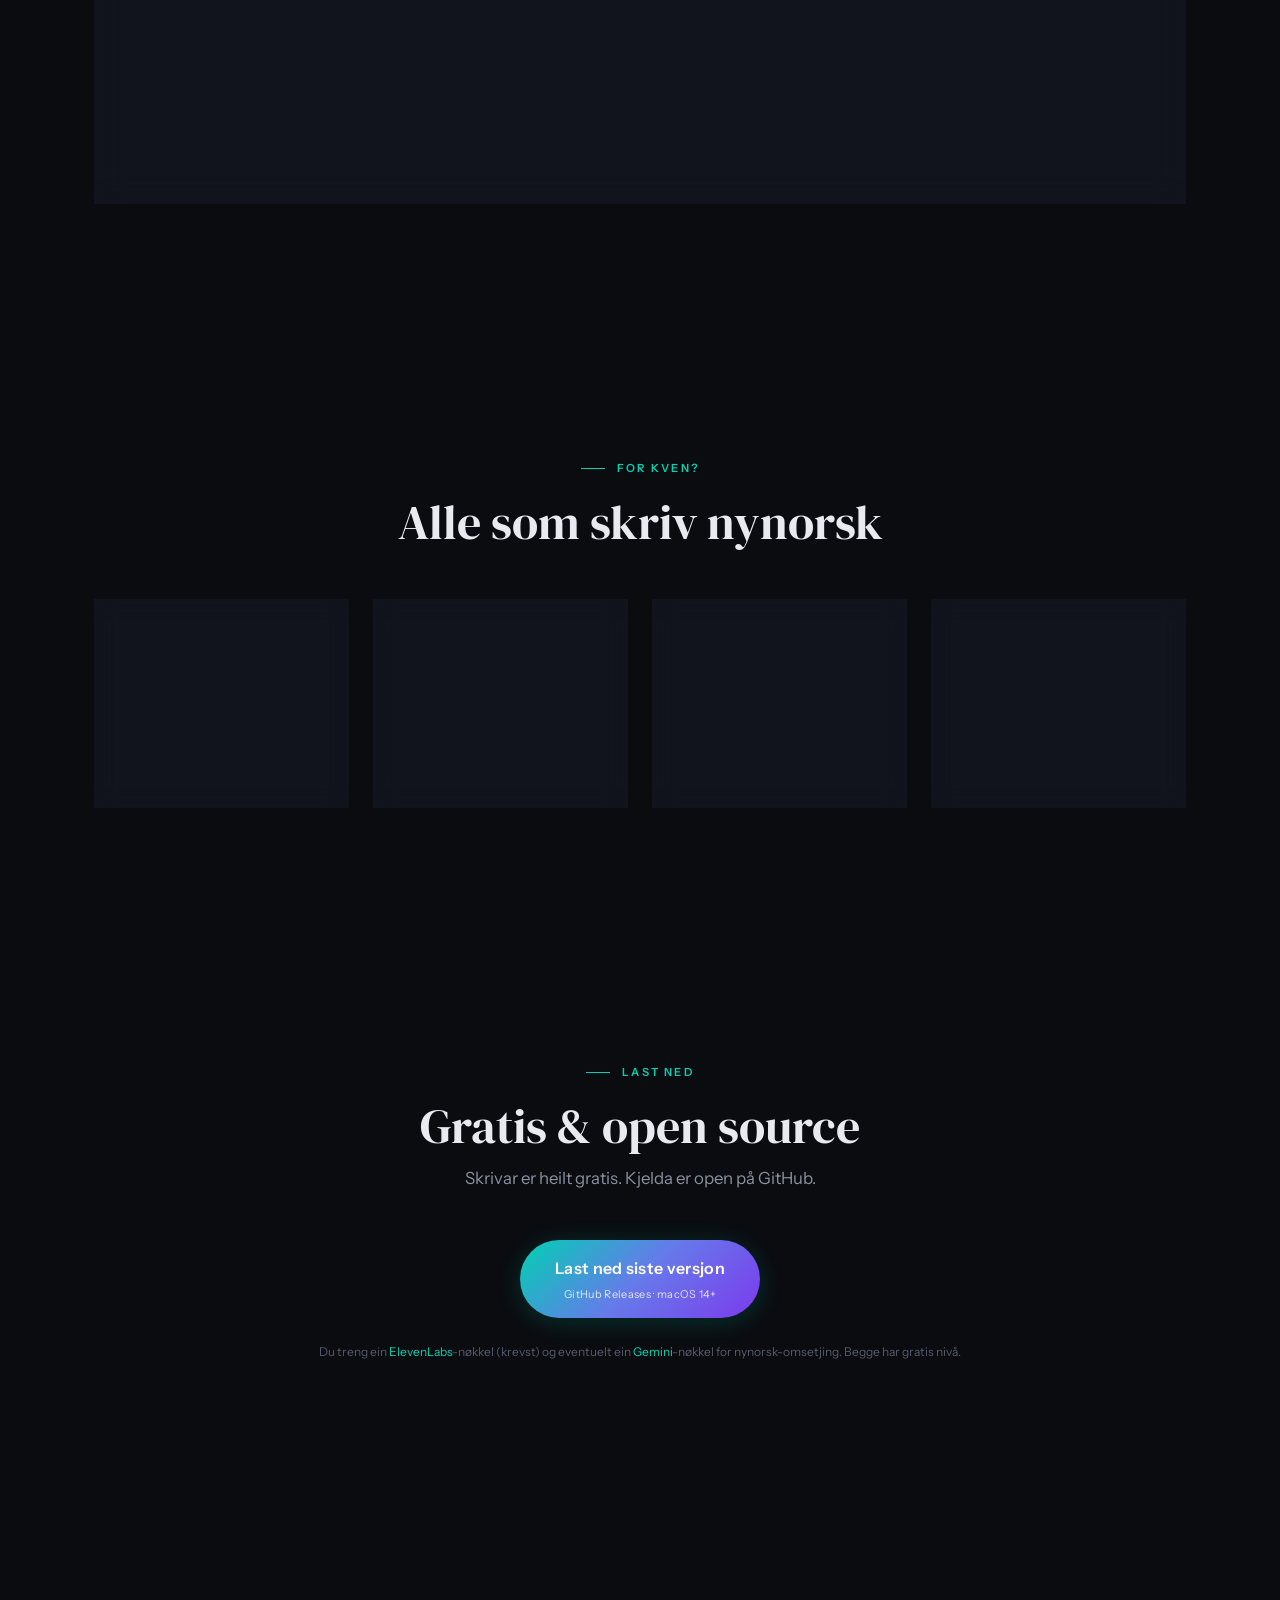
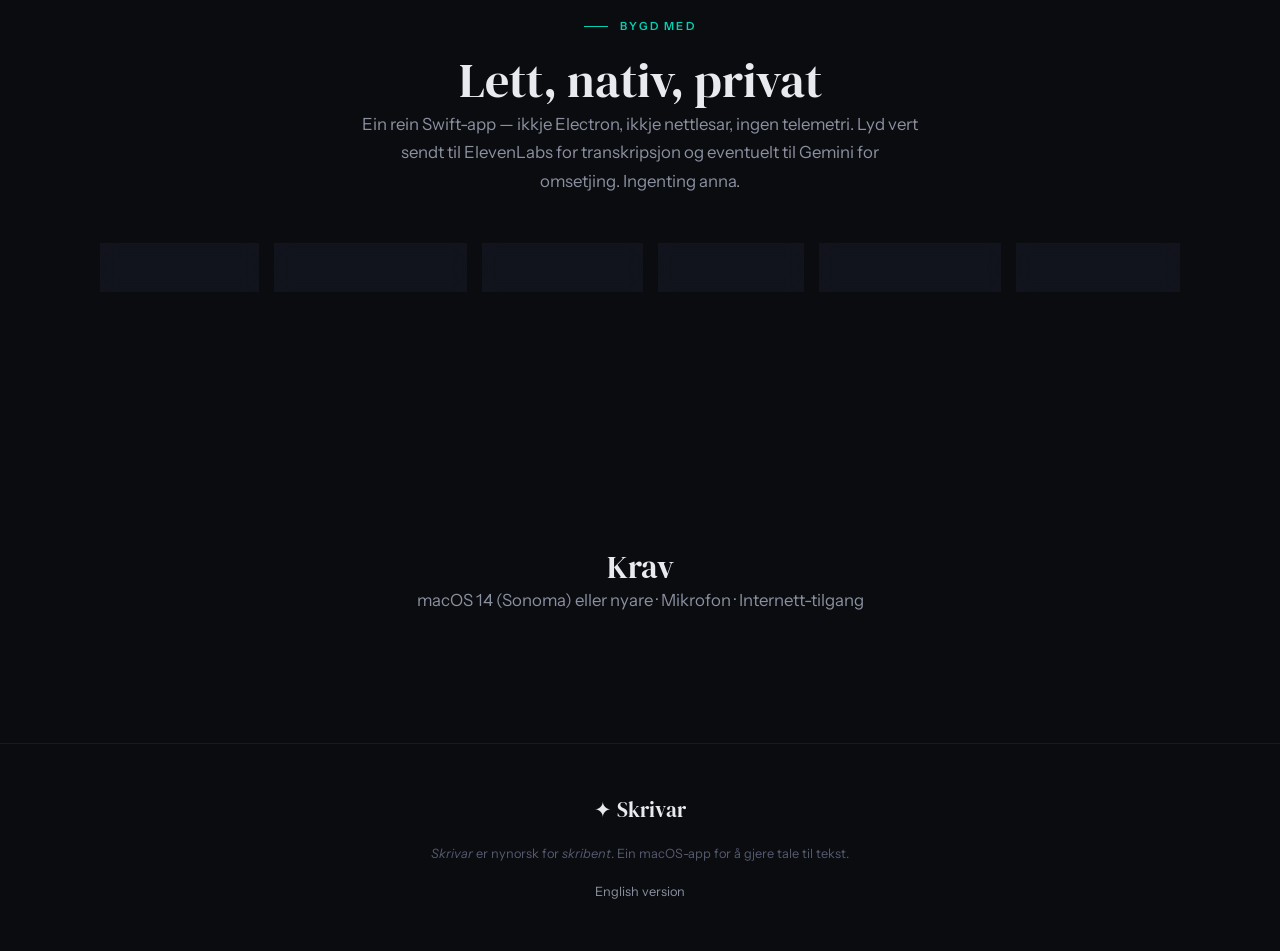
<file: docs/nn/index.html>
<!DOCTYPE html>
<html lang="nn">
<head>
  <meta charset="UTF-8">
  <meta name="viewport" content="width=device-width, initial-scale=1.0">
  <title>Skrivar — Diktering som faktisk skriv nynorsk</title>
  <meta name="description" content="Skrivar er ein macOS-app som gjer tale til tekst — og omset automatisk til korrekt nynorsk. Hald ein tast, snakk, slepp. Ferdig.">
  <meta name="keywords" content="nynorsk, diktering, tale til tekst, bokmål til nynorsk, macOS, speech to text, oversetting">
  <link rel="stylesheet" href="../style.css">
  <link rel="icon" href="data:image/svg+xml,<svg xmlns='http://www.w3.org/2000/svg' viewBox='0 0 100 100'><text y='.9em' font-size='90'>✦</text></svg>">
  <script data-goatcounter="https://lektorodd-skrivar.goatcounter.com/count" async src="//gc.zgo.at/count.js"></script>
</head>
<body>

  <!-- ═══════════════ LANGUAGE SWITCHER ═══════════════ -->
  <nav class="lang-nav">
    <a href="../" class="lang-link">English</a>
    <span class="lang-link active">Nynorsk</span>
  </nav>


  <!-- ═══════════════ HERO ═══════════════ -->
  <section class="hero" id="hero">
    <div class="hero-content">
      <div class="hero-badge">
        <span class="badge-dot"></span>
        macOS Menyline-app
      </div>

      <h1>
        <span class="text-gradient">Skrivar</span>
      </h1>

      <p class="hero-tagline">
        Endeleg — diktering som faktisk skriv nynorsk.<br>
        Hald ein tast, snakk, slepp. Teksten din kjem i korrekt nynorsk.
      </p>

      <!-- Animated waveform -->
      <div class="hero-waveform" aria-hidden="true">
        <div class="bar" style="--bar-h: 16px; animation-delay: 0.0s"></div>
        <div class="bar" style="--bar-h: 28px; animation-delay: 0.1s"></div>
        <div class="bar" style="--bar-h: 40px; animation-delay: 0.2s"></div>
        <div class="bar" style="--bar-h: 20px; animation-delay: 0.3s"></div>
        <div class="bar" style="--bar-h: 36px; animation-delay: 0.15s"></div>
        <div class="bar" style="--bar-h: 48px; animation-delay: 0.25s"></div>
        <div class="bar" style="--bar-h: 24px; animation-delay: 0.35s"></div>
        <div class="bar" style="--bar-h: 44px; animation-delay: 0.05s"></div>
        <div class="bar" style="--bar-h: 32px; animation-delay: 0.2s"></div>
        <div class="bar" style="--bar-h: 18px; animation-delay: 0.3s"></div>
        <div class="bar" style="--bar-h: 38px; animation-delay: 0.1s"></div>
        <div class="bar" style="--bar-h: 26px; animation-delay: 0.25s"></div>
        <div class="bar" style="--bar-h: 42px; animation-delay: 0.15s"></div>
        <div class="bar" style="--bar-h: 20px; animation-delay: 0.35s"></div>
        <div class="bar" style="--bar-h: 34px; animation-delay: 0.05s"></div>
        <div class="bar" style="--bar-h: 14px; animation-delay: 0.2s"></div>
        <div class="bar" style="--bar-h: 28px; animation-delay: 0.3s"></div>
        <div class="bar" style="--bar-h: 46px; animation-delay: 0.1s"></div>
        <div class="bar" style="--bar-h: 22px; animation-delay: 0.25s"></div>
        <div class="bar" style="--bar-h: 36px; animation-delay: 0.15s"></div>
      </div>

      <!-- CTA -->
      <a href="https://github.com/lektorodd/skrivar/releases/latest" class="cta-button">
        Last ned Skrivar — Gratis
        <span class="cta-sub">Fri & open source · macOS 14+</span>
      </a>
      <p style="margin-top: var(--space-sm); font-size: 0.75rem; color: var(--text-muted); animation: fadeInUp 0.8s 0.85s ease-out both;">
        Krev ein <a href="https://elevenlabs.io">ElevenLabs</a>-nøkkel (gratis nivå) og eventuelt <a href="https://aistudio.google.com/apikey">Gemini</a>-nøkkel.
      </p>
    </div>

    <div class="scroll-indicator">
      <span>Scroll</span>
      <div class="scroll-line"></div>
    </div>
  </section>


  <!-- ═══════════════ THE PROBLEM ═══════════════ -->
  <section id="problemet">
    <div class="container">
      <div class="reveal" style="text-align: center;">
        <span class="section-label" style="justify-content: center;">Problemet</span>
        <h2 class="section-title" style="text-align: center; margin: 0 auto var(--space-xs);">Alle dikteringsverktøy gir deg bokmål</h2>
        <p class="section-subtitle" style="text-align: center; margin: 0 auto;">
          Det finst ingen talegjenkjenning som skil mellom nynorsk og bokmål.
          Apple Dictation, ElevenLabs, Whisper — alle gir deg bokmål, same kva du seier.
        </p>
      </div>

      <div class="problem-demo reveal">
        <div class="problem-flow">
          <div class="problem-step">
            <div class="problem-icon">🎤</div>
            <div class="problem-label">Du seier</div>
            <div class="problem-text problem-nn">"Eg har ikkje fått tak i dokumentet enno"</div>
          </div>

          <div class="problem-arrow">→</div>

          <div class="problem-step">
            <div class="problem-icon">🤖</div>
            <div class="problem-label">Alle STT-verktøy skriv</div>
            <div class="problem-text problem-bm">"Jeg har ikke fått tak i dokumentet ennå"</div>
          </div>

          <div class="problem-arrow">→</div>

          <div class="problem-step">
            <div class="problem-icon">✦</div>
            <div class="problem-label">Skrivar skriv</div>
            <div class="problem-text problem-ok">"Eg har ikkje fått tak i dokumentet enno"</div>
          </div>
        </div>
      </div>
    </div>
  </section>


  <!-- ═══════════════ HOW IT WORKS ═══════════════ -->
  <section id="slik-funkar-det">
    <div class="container">
      <div class="reveal" style="text-align: center;">
        <span class="section-label" style="justify-content: center;">Slik funkar det</span>
        <h2 class="section-title" style="margin: 0 auto;">Tre sekund til nynorsk tekst</h2>
      </div>

      <div class="steps-row reveal stagger">
        <div class="step">
          <div class="step-visual">🎹</div>
          <div class="step-number">1</div>
          <h3>Hald tasten</h3>
          <p>Trykk og hald ⌃⌥ (Control + Option). Opptak startar med ein gong.</p>
        </div>

        <div class="step">
          <div class="step-visual">🎙</div>
          <div class="step-number">2</div>
          <h3>Snakk som vanleg</h3>
          <p>Snakk bokmål, nynorsk, eller ei blanding. ElevenLabs transkriberer talen din.</p>
        </div>

        <div class="step">
          <div class="step-visual">✦</div>
          <div class="step-number">3</div>
          <h3>Slepp — ferdig</h3>
          <p>Gemini AI omset automatisk til korrekt nynorsk og limer inn der markøren din er.</p>
        </div>
      </div>
    </div>
  </section>


  <!-- ═══════════════ OVERLAY DEMO ═══════════════ -->
  <section id="overlay-demo">
    <div class="container">
      <div class="reveal" style="text-align: center;">
        <span class="section-label" style="justify-content: center;">Tilbakemelding</span>
        <h2 class="section-title" style="text-align: center; margin: 0 auto var(--space-xs);">Ei flytande boble fylgjer deg</h2>
        <p class="section-subtitle" style="text-align: center; margin: 0 auto;">
          Ein glassmorfisme-overlay viser opptaksstatus med fargar som viser kva modus du er i.
        </p>
      </div>

      <div class="overlay-demo reveal">
        <div class="overlay-pill">
          <div class="dots">
            <div class="dot"></div>
            <div class="dot"></div>
            <div class="dot"></div>
          </div>
          <span class="pill-label">✦ Lyttar…</span>
        </div>
      </div>
    </div>
  </section>


  <!-- ═══════════════ CAPTURE MODES ═══════════════ -->
  <section id="moduser">
    <div class="container">
      <div class="reveal">
        <span class="section-label">Moduser</span>
        <h2 class="section-title">Fire måtar å fange<br>stemma di</h2>
        <p class="section-subtitle">
          Same tastetrykk, ulike modifikatorar. Byt modus sjølv midt i opptaket.
        </p>
      </div>

      <div class="modes-grid stagger reveal">

        <div class="mode-card" data-mode="quick">
          <div class="mode-icon">⚡</div>
          <h3>Hurtigfangst</h3>
          <p>Transkriber og lim inn direkte der markøren er. Raskaste vegen frå tale til tekst.</p>
          <span class="mode-shortcut">⌃⌥</span>
        </div>

        <div class="mode-card" data-mode="translate">
          <div class="mode-icon">✦</div>
          <h3>Nynorsk-modus</h3>
          <p>Transkriber, omset til korrekt nynorsk med Gemini AI, og lim inn. <strong>Den viktigaste modusen.</strong></p>
          <span class="mode-shortcut">⌃⌥ + ⇧</span>
        </div>

        <div class="mode-card" data-mode="obsidian">
          <div class="mode-icon">⬡</div>
          <h3>Rå diktering</h3>
          <p>Start ei dikteringsøkt — kvart opptak vert lagt til same Obsidian-notatet. Fang tankar over minutt eller timar.</p>
          <span class="mode-shortcut">⌃⌥ + ⌘</span>
        </div>

        <div class="mode-card" data-mode="polish">
          <div class="mode-icon">⬡✦</div>
          <h3>Flash</h3>
          <p>Syntetiser alle rå-bitar med Gemini AI til polert, strukturert tekst. Vert lagt til Obsidian-notatet ditt.</p>
          <span class="mode-shortcut">⌃⌥ + ⌘ + ⇧</span>
        </div>

      </div>
    </div>
  </section>


  <!-- ═══════════════ FEATURES ═══════════════ -->
  <section id="funksjonar">
    <div class="container">
      <div class="reveal">
        <span class="section-label">Funksjonar</span>
        <h2 class="section-title">Bygd for kvardagen din</h2>
        <p class="section-subtitle">
          Alt designa for å halda seg ute av vegen — men alltid tilgjengeleg.
        </p>
      </div>

      <div class="features-grid stagger reveal">

        <div class="feature-card">
          <span class="feature-icon">🔊</span>
          <h3>ElevenLabs Scribe v2</h3>
          <p>Bransjeleiande talegjenkjenning med automatisk språkdeteksjon og EU-datalagring.</p>
        </div>

        <div class="feature-card">
          <span class="feature-icon">🧠</span>
          <h3>Nynorsk-ekspert AI</h3>
          <p>Gemini 2.5 Flash med spesialtilpassa nynorsk-prompt — korrekt grammatikk, ordformer og verbbøying.</p>
        </div>

        <div class="feature-card">
          <span class="feature-icon">📓</span>
          <h3>Obsidian rå diktering</h3>
          <p>Start ei økt og fang tale i bitar — alt vert lagt til eitt tidsstempla Obsidian-notat. Avslutt med Flash for å syntetisere.</p>
        </div>

        <div class="feature-card">
          <span class="feature-icon">🎵</span>
          <h3>Levande bølgjeform</h3>
          <p>Dynamic Island-inspirert flytande boble med sanntids lydnivå og opptakstidtakar.</p>
        </div>

        <div class="feature-card">
          <span class="feature-icon">📋</span>
          <h3>Transkripsjonshistorikk</h3>
          <p>Bla gjennom og kopier dei siste 50 transkripsjonane dine. Aldri mist ein tekst.</p>
        </div>

        <div class="feature-card">
          <span class="feature-icon">🔑</span>
          <h3>Trygg lagring</h3>
          <p>API-nøklar lagra i macOS-nøkkelring. Ingen data vert sendt til oss — berre dine API-ar.</p>
        </div>

      </div>
    </div>
  </section>


  <!-- ═══════════════ KEYBOARD SHORTCUTS ═══════════════ -->
  <section id="tastereferanse">
    <div class="container">
      <div class="reveal">
        <span class="section-label">Tastetrykk</span>
        <h2 class="section-title">Ein tast, fire moduser</h2>
        <p class="section-subtitle">
          Alle moduser brukar Control + Option som anker — legg til modifikatorar for å endre oppførselen.
        </p>
      </div>

      <div class="shortcuts-panel reveal">
        <div class="shortcut-rows stagger reveal">

          <div class="shortcut-row">
            <div class="shortcut-keys">
              <kbd>⌃</kbd>
              <kbd>⌥</kbd>
            </div>
            <span class="shortcut-desc">Hurtigfangst → lim inn ved markør</span>
            <span class="shortcut-badge" data-type="paste">Lim inn</span>
          </div>

          <div class="shortcut-row">
            <div class="shortcut-keys">
              <kbd>⌃</kbd>
              <kbd>⌥</kbd>
              <kbd>⇧</kbd>
            </div>
            <span class="shortcut-desc">Nynorsk-omsetjing → lim inn ved markør</span>
            <span class="shortcut-badge" data-type="ai">Nynorsk</span>
          </div>

          <div class="shortcut-row">
            <div class="shortcut-keys">
              <kbd>⌃</kbd>
              <kbd>⌥</kbd>
              <kbd>⌘</kbd>
            </div>
            <span class="shortcut-desc">Rå diktering → legg til i Obsidian-notat</span>
            <span class="shortcut-badge" data-type="obsidian">Rå</span>
          </div>

          <div class="shortcut-row">
            <div class="shortcut-keys">
              <kbd>⌃</kbd>
              <kbd>⌥</kbd>
              <kbd>⌘</kbd>
              <kbd>⇧</kbd>
            </div>
            <span class="shortcut-desc">Flash — syntetiser rå-bitar med Gemini</span>
            <span class="shortcut-badge" data-type="both">Flash</span>
          </div>

        </div>
      </div>
    </div>
  </section>


  <!-- ═══════════════ WHO IS IT FOR ═══════════════ -->
  <section id="for-kven">
    <div class="container">
      <div class="reveal" style="text-align: center;">
        <span class="section-label" style="justify-content: center;">For kven?</span>
        <h2 class="section-title" style="text-align: center; margin: 0 auto var(--space-xs);">Alle som skriv nynorsk</h2>
      </div>

      <div class="audience-grid stagger reveal">
        <div class="audience-card">
          <span class="audience-icon">🏫</span>
          <h3>Lærarar</h3>
          <p>Dikter tilbakemeldingar, planar og oppgåver rett i nynorsk utan å korrekturlese alt.</p>
        </div>
        <div class="audience-card">
          <span class="audience-icon">📰</span>
          <h3>Journalistar</h3>
          <p>Snakk inn utkast og intervjunotat — dei kjem ut i korrekt nynorsk, klare til redigering.</p>
        </div>
        <div class="audience-card">
          <span class="audience-icon">🏛️</span>
          <h3>Offentleg sektor</h3>
          <p>Kommunar og fylke med nynorsk som tenestemål. Spar tid på kvart einaste dokument.</p>
        </div>
        <div class="audience-card">
          <span class="audience-icon">✍️</span>
          <h3>Forfattarar & studentar</h3>
          <p>Skriv oppgåver, blogginnlegg og kreativ tekst raskare enn nokon gong — direkte i nynorsk.</p>
        </div>
      </div>
    </div>
  </section>


  <!-- ═══════════════ DOWNLOAD ═══════════════ -->
  <section id="last-ned">
    <div class="container" style="text-align: center;">
      <div class="reveal">
        <span class="section-label" style="justify-content: center;">Last ned</span>
        <h2 class="section-title" style="text-align: center; margin: 0 auto var(--space-xs);">Gratis & open source</h2>
        <p class="section-subtitle" style="text-align: center; margin: 0 auto;">
          Skrivar er heilt gratis. Kjelda er open på GitHub.
        </p>
      </div>

      <div style="margin-top: var(--space-lg);" class="reveal">
        <a href="https://github.com/lektorodd/skrivar/releases/latest" class="cta-button" style="animation: none;">
          Last ned siste versjon
          <span class="cta-sub">GitHub Releases · macOS 14+</span>
        </a>
        <p class="pricing-note">
          Du treng ein <a href="https://elevenlabs.io">ElevenLabs</a>-nøkkel (krevst) og eventuelt ein
          <a href="https://aistudio.google.com/apikey">Gemini</a>-nøkkel for nynorsk-omsetjing.
          Begge har gratis nivå.
        </p>
      </div>
    </div>
  </section>


  <!-- ═══════════════ TECH STACK ═══════════════ -->
  <section id="teknologi">
    <div class="container" style="text-align: center;">
      <div class="reveal">
        <span class="section-label" style="justify-content: center;">Bygd med</span>
        <h2 class="section-title" style="margin: 0 auto;">Lett, nativ, privat</h2>
        <p class="section-subtitle" style="margin: 0 auto;">
          Ein rein Swift-app — ikkje Electron, ikkje nettlesar, ingen telemetri. Lyd vert sendt til ElevenLabs for transkripsjon og eventuelt til Gemini for omsetjing. Ingenting anna.
        </p>
      </div>

      <div class="tech-row reveal stagger">
        <span class="tech-chip"><span class="chip-icon">🍎</span> Swift & SwiftUI</span>
        <span class="tech-chip"><span class="chip-icon">🎙</span> ElevenLabs Scribe v2</span>
        <span class="tech-chip"><span class="chip-icon">✦</span> Gemini 2.5 Flash</span>
        <span class="tech-chip"><span class="chip-icon">📓</span> Obsidian URI</span>
        <span class="tech-chip"><span class="chip-icon">🔑</span> macOS Nøkkelring</span>
        <span class="tech-chip"><span class="chip-icon">♿️</span> Accessibility API</span>
      </div>
    </div>
  </section>

  <!-- ═══════════════ REQUIREMENTS ═══════════════ -->
  <section id="krav">
    <div class="container" style="text-align: center;">
      <div class="reveal">
        <h2 class="section-title" style="margin: 0 auto; font-size: clamp(1.4rem, 3vw, 2rem);">Krav</h2>
        <p class="section-subtitle" style="margin: 0 auto;">
          macOS 14 (Sonoma) eller nyare · Mikrofon · Internett-tilgang
        </p>
      </div>
    </div>
  </section>


  <!-- ═══════════════ FOOTER ═══════════════ -->
  <footer class="site-footer">
    <div class="container">
      <div class="footer-content">
        <span class="footer-logo">✦ Skrivar</span>
        <p class="footer-text">
          <em>Skrivar</em> er nynorsk for <em>skribent</em>. Ein macOS-app for å gjere tale til tekst.
        </p>
        <p class="footer-text">
          <a href="../">English version</a>
        </p>
      </div>
    </div>
  </footer>


  <!-- ═══════════════ SCRIPTS ═══════════════ -->
  <script>
    // Scroll-triggered reveal
    const observer = new IntersectionObserver((entries) => {
      entries.forEach(entry => {
        if (entry.isIntersecting) {
          entry.target.classList.add('visible');
        }
      });
    }, {
      threshold: 0.12,
      rootMargin: '0px 0px -40px 0px'
    });

    document.querySelectorAll('.reveal').forEach(el => observer.observe(el));

    // Rotate overlay pill modes
    const modes = [
      { label: '✦ Lyttar…',        color: '#00d1b2' },
      { label: '✦ Transkriberer…',  color: '#00d1b2' },
      { label: '✦ Omset til nynorsk…', color: '#00d1b2' },
      { label: '✦ Ferdig! ✓',      color: '#22c55e' },
      { label: 'Lyttar…',          color: '#e8eaf0' },
    ];
    let modeIndex = 0;
    const pillLabel = document.querySelector('.pill-label');
    const dots = document.querySelectorAll('.overlay-pill .dot');

    if (pillLabel) {
      setInterval(() => {
        modeIndex = (modeIndex + 1) % modes.length;
        pillLabel.textContent = modes[modeIndex].label;
        dots.forEach(d => d.style.background = modes[modeIndex].color);
      }, 2400);
    }
  </script>

</body>
</html>
</file>
<file: docs/style.css>
/* ════════════════════════════════════════════════════
   SKRIVAR – Landing Page Design System
   Nordic editorial × developer utility aesthetic
   ════════════════════════════════════════════════════ */

@import url('https://fonts.googleapis.com/css2?family=DM+Serif+Display:ital@0;1&family=Instrument+Sans:ital,wght@0,400..700;1,400..700&display=swap');

:root {
  /* ── Palette ── */
  --bg-deep:       #0a0c10;
  --bg-surface:    #12151c;
  --bg-elevated:   #1a1e28;
  --bg-card:       rgba(22, 26, 36, 0.65);
  --border-subtle: rgba(255, 255, 255, 0.06);
  --border-glow:   rgba(255, 255, 255, 0.1);

  --text-primary:   #e8eaf0;
  --text-secondary: #8b90a0;
  --text-muted:     #555a6e;

  /* Aurora accents */
  --accent-teal:    #00d1b2;
  --accent-violet:  #7c3aed;
  --accent-blend:   #667aea;
  --accent-ice:     #38bdf8;
  --accent-warm:    #f59e0b;

  /* Gradients */
  --gradient-aurora: linear-gradient(135deg, var(--accent-teal), var(--accent-blend), var(--accent-violet));
  --gradient-subtle: linear-gradient(135deg, rgba(0, 209, 178, 0.12), rgba(124, 58, 237, 0.12));
  --gradient-hero:   radial-gradient(ellipse 80% 50% at 50% 0%, rgba(0, 209, 178, 0.08) 0%, rgba(124, 58, 237, 0.04) 50%, transparent 100%);

  /* ── Typography ── */
  --font-display: 'DM Serif Display', Georgia, serif;
  --font-body:    'Instrument Sans', system-ui, sans-serif;

  /* ── Spacing ── */
  --space-xs:  0.5rem;
  --space-sm:  1rem;
  --space-md:  1.5rem;
  --space-lg:  3rem;
  --space-xl:  5rem;
  --space-2xl: 8rem;

  /* ── Radius ── */
  --radius-sm:   8px;
  --radius-md:   16px;
  --radius-lg:   24px;
  --radius-pill:  100px;

  /* ── Misc ── */
  --transition-fast:   0.2s cubic-bezier(0.4, 0, 0.2, 1);
  --transition-smooth: 0.5s cubic-bezier(0.4, 0, 0.2, 1);
  --transition-spring: 0.6s cubic-bezier(0.34, 1.56, 0.64, 1);
}


/* ═══ RESET & BASE ═══ */

*, *::before, *::after {
  margin: 0;
  padding: 0;
  box-sizing: border-box;
}

html {
  scroll-behavior: smooth;
  -webkit-font-smoothing: antialiased;
  -moz-osx-font-smoothing: grayscale;
}

body {
  font-family: var(--font-body);
  background: var(--bg-deep);
  color: var(--text-primary);
  line-height: 1.7;
  overflow-x: hidden;
}

::selection {
  background: rgba(0, 209, 178, 0.3);
  color: #fff;
}

a {
  color: var(--accent-teal);
  text-decoration: none;
  transition: color var(--transition-fast);
}
a:hover { color: var(--accent-ice); }

img { max-width: 100%; display: block; }


/* ═══ LAYOUT ═══ */

.container {
  max-width: 1140px;
  margin: 0 auto;
  padding: 0 var(--space-md);
}

section {
  padding: var(--space-2xl) 0;
  position: relative;
}


/* ═══ SECTION HEADER ═══ */

.section-label {
  font-family: var(--font-body);
  font-size: 0.7rem;
  font-weight: 600;
  letter-spacing: 0.2em;
  text-transform: uppercase;
  color: var(--accent-teal);
  margin-bottom: var(--space-sm);
  display: flex;
  align-items: center;
  gap: 0.75rem;
}

.section-label::before {
  content: '';
  display: block;
  width: 24px;
  height: 1px;
  background: var(--accent-teal);
}

.section-title {
  font-family: var(--font-display);
  font-size: clamp(2rem, 4vw, 3rem);
  font-weight: 400;
  line-height: 1.2;
  color: var(--text-primary);
  margin-bottom: var(--space-sm);
}

.section-subtitle {
  font-size: 1.05rem;
  color: var(--text-secondary);
  max-width: 560px;
  line-height: 1.7;
}


/* ═══ NOISE TEXTURE OVERLAY ═══ */

body::after {
  content: '';
  position: fixed;
  top: 0; left: 0; right: 0; bottom: 0;
  pointer-events: none;
  z-index: 9999;
  opacity: 0.018;
  background-image: url("data:image/svg+xml,%3Csvg viewBox='0 0 256 256' xmlns='http://www.w3.org/2000/svg'%3E%3Cfilter id='n'%3E%3CfeTurbulence type='fractalNoise' baseFrequency='0.9' numOctaves='4' stitchTiles='stitch'/%3E%3C/filter%3E%3Crect width='100%25' height='100%25' filter='url(%23n)'/%3E%3C/svg%3E");
  background-repeat: repeat;
  background-size: 200px;
}


/* ══════════════════════════════════════════
   HERO
   ══════════════════════════════════════════ */

.hero {
  min-height: 100vh;
  display: flex;
  align-items: center;
  justify-content: center;
  text-align: center;
  padding: var(--space-xl) 0;
  position: relative;
  overflow: hidden;
}

/* Ambient aurora glow */
.hero::before {
  content: '';
  position: absolute;
  width: 140%;
  height: 60%;
  top: -15%;
  left: -20%;
  background: radial-gradient(ellipse at 30% 50%, rgba(0, 209, 178, 0.06) 0%, transparent 60%),
              radial-gradient(ellipse at 70% 30%, rgba(124, 58, 237, 0.06) 0%, transparent 60%),
              radial-gradient(ellipse at 50% 80%, rgba(102, 122, 234, 0.04) 0%, transparent 50%);
  animation: auroraShift 12s ease-in-out infinite alternate;
  pointer-events: none;
}

@keyframes auroraShift {
  0%   { transform: translate(0, 0) scale(1); opacity: 0.8; }
  50%  { transform: translate(-3%, 4%) scale(1.05); opacity: 1; }
  100% { transform: translate(3%, -2%) scale(0.98); opacity: 0.85; }
}

.hero-content {
  position: relative;
  z-index: 2;
}

.hero-badge {
  display: inline-flex;
  align-items: center;
  gap: 0.5rem;
  padding: 0.4rem 1rem;
  border-radius: var(--radius-pill);
  background: rgba(0, 209, 178, 0.08);
  border: 1px solid rgba(0, 209, 178, 0.2);
  font-size: 0.75rem;
  font-weight: 600;
  letter-spacing: 0.08em;
  text-transform: uppercase;
  color: var(--accent-teal);
  margin-bottom: var(--space-lg);
  animation: fadeInUp 0.8s ease-out both;
}

.hero-badge .badge-dot {
  width: 6px;
  height: 6px;
  border-radius: 50%;
  background: var(--accent-teal);
  animation: pulse 2s ease-in-out infinite;
}

@keyframes pulse {
  0%, 100% { opacity: 0.4; transform: scale(0.8); }
  50%      { opacity: 1; transform: scale(1.2); }
}

.hero h1 {
  font-family: var(--font-display);
  font-size: clamp(3.2rem, 8vw, 6.5rem);
  font-weight: 400;
  line-height: 1.05;
  letter-spacing: -0.02em;
  margin-bottom: var(--space-md);
  animation: fadeInUp 0.8s 0.15s ease-out both;
}

.hero h1 .text-gradient {
  background: var(--gradient-aurora);
  -webkit-background-clip: text;
  -webkit-text-fill-color: transparent;
  background-clip: text;
}

.hero-tagline {
  font-size: clamp(1.1rem, 2.5vw, 1.35rem);
  color: var(--text-secondary);
  max-width: 520px;
  margin: 0 auto var(--space-lg);
  line-height: 1.7;
  animation: fadeInUp 0.8s 0.3s ease-out both;
}

/* Animated waveform */
.hero-waveform {
  display: flex;
  align-items: center;
  justify-content: center;
  gap: 4px;
  height: 48px;
  margin-bottom: var(--space-lg);
  animation: fadeInUp 0.8s 0.45s ease-out both;
}

.hero-waveform .bar {
  width: 3px;
  border-radius: 3px;
  background: var(--gradient-aurora);
  animation: waveBar 1.2s ease-in-out infinite;
}

@keyframes waveBar {
  0%, 100% { height: 8px; opacity: 0.3; }
  50%      { height: var(--bar-h, 32px); opacity: 0.9; }
}

/* Keyboard hint */
.hero-shortcut {
  animation: fadeInUp 0.8s 0.6s ease-out both;
}

.key-combo {
  display: inline-flex;
  align-items: center;
  gap: 0.4rem;
  padding: 0.6rem 1.4rem;
  border-radius: var(--radius-pill);
  background: var(--bg-card);
  border: 1px solid var(--border-glow);
  backdrop-filter: blur(20px);
  -webkit-backdrop-filter: blur(20px);
  font-size: 0.9rem;
  color: var(--text-secondary);
}

.key-combo kbd {
  display: inline-flex;
  align-items: center;
  justify-content: center;
  min-width: 28px;
  height: 28px;
  padding: 0 6px;
  border-radius: 6px;
  background: var(--bg-elevated);
  border: 1px solid var(--border-glow);
  font-family: var(--font-body);
  font-size: 0.8rem;
  font-weight: 600;
  color: var(--text-primary);
  box-shadow: 0 2px 0 rgba(0,0,0,0.3);
}

/* Scroll indicator */
.scroll-indicator {
  position: absolute;
  bottom: 2.5rem;
  left: 50%;
  transform: translateX(-50%);
  display: flex;
  flex-direction: column;
  align-items: center;
  gap: 0.5rem;
  color: var(--text-muted);
  font-size: 0.7rem;
  letter-spacing: 0.15em;
  text-transform: uppercase;
  animation: fadeInUp 0.8s 0.8s ease-out both;
}

.scroll-indicator .scroll-line {
  width: 1px;
  height: 32px;
  background: linear-gradient(to bottom, var(--text-muted), transparent);
  animation: scrollPulse 2s ease-in-out infinite;
}

@keyframes scrollPulse {
  0%, 100% { opacity: 0.3; height: 24px; }
  50%      { opacity: 0.8; height: 36px; }
}


/* ══════════════════════════════════════════
   CAPTURE MODES
   ══════════════════════════════════════════ */

.modes-grid {
  display: grid;
  grid-template-columns: repeat(4, 1fr);
  gap: var(--space-md);
  margin-top: var(--space-lg);
}

.mode-card {
  position: relative;
  padding: var(--space-md) var(--space-md) var(--space-md);
  border-radius: var(--radius-md);
  background: var(--bg-card);
  border: 1px solid var(--border-subtle);
  backdrop-filter: blur(16px);
  -webkit-backdrop-filter: blur(16px);
  transition: all var(--transition-smooth);
  overflow: hidden;
}

.mode-card::before {
  content: '';
  position: absolute;
  top: 0;
  left: 0;
  right: 0;
  height: 2px;
  background: var(--card-accent);
  opacity: 0;
  transition: opacity var(--transition-fast);
}

.mode-card:hover {
  border-color: rgba(255, 255, 255, 0.12);
  transform: translateY(-4px);
  box-shadow: 0 16px 48px rgba(0, 0, 0, 0.3);
}

.mode-card:hover::before { opacity: 1; }

.mode-icon {
  width: 44px;
  height: 44px;
  border-radius: 12px;
  display: flex;
  align-items: center;
  justify-content: center;
  font-size: 1.2rem;
  margin-bottom: var(--space-sm);
  background: var(--icon-bg);
  color: var(--card-accent);
  border: 1px solid rgba(255, 255, 255, 0.06);
}

/* Per-mode accent colors */
.mode-card[data-mode="quick"]    { --card-accent: #e8eaf0; --icon-bg: rgba(232, 234, 240, 0.08); }
.mode-card[data-mode="translate"]{ --card-accent: #00d1b2; --icon-bg: rgba(0, 209, 178, 0.1); }
.mode-card[data-mode="obsidian"] { --card-accent: #7c3aed; --icon-bg: rgba(124, 58, 237, 0.1); }
.mode-card[data-mode="polish"]   { --card-accent: #667aea; --icon-bg: rgba(102, 122, 234, 0.1); }

.mode-card h3 {
  font-family: var(--font-body);
  font-size: 1rem;
  font-weight: 600;
  margin-bottom: 0.4rem;
  color: var(--text-primary);
}

.mode-card p {
  font-size: 0.85rem;
  color: var(--text-secondary);
  line-height: 1.6;
  margin-bottom: var(--space-sm);
}

.mode-shortcut {
  display: inline-flex;
  align-items: center;
  gap: 0.25rem;
  padding: 0.25rem 0.6rem;
  background: rgba(255, 255, 255, 0.04);
  border: 1px solid var(--border-subtle);
  border-radius: 6px;
  font-size: 0.7rem;
  font-weight: 600;
  color: var(--text-muted);
  letter-spacing: 0.05em;
}


/* ══════════════════════════════════════════
   HOW IT WORKS
   ══════════════════════════════════════════ */

.steps-row {
  display: grid;
  grid-template-columns: repeat(3, 1fr);
  gap: var(--space-lg);
  margin-top: var(--space-lg);
  counter-reset: step;
}

.step {
  position: relative;
  text-align: center;
}

.step-number {
  width: 56px;
  height: 56px;
  border-radius: 50%;
  display: flex;
  align-items: center;
  justify-content: center;
  margin: 0 auto var(--space-sm);
  font-family: var(--font-display);
  font-size: 1.4rem;
  color: var(--accent-teal);
  background: rgba(0, 209, 178, 0.06);
  border: 1px solid rgba(0, 209, 178, 0.15);
  position: relative;
}

/* Connector line between steps */
.step:not(:last-child)::after {
  content: '';
  position: absolute;
  top: 28px;
  left: calc(50% + 36px);
  width: calc(100% - 72px);
  height: 1px;
  background: linear-gradient(to right, rgba(0, 209, 178, 0.2), rgba(124, 58, 237, 0.2));
}

.step h3 {
  font-family: var(--font-display);
  font-size: 1.25rem;
  margin-bottom: 0.5rem;
  color: var(--text-primary);
}

.step p {
  font-size: 0.9rem;
  color: var(--text-secondary);
  line-height: 1.6;
  max-width: 280px;
  margin: 0 auto;
}

.step-visual {
  font-size: 2rem;
  margin-bottom: var(--space-xs);
}


/* ══════════════════════════════════════════
   FEATURES GRID
   ══════════════════════════════════════════ */

.features-grid {
  display: grid;
  grid-template-columns: repeat(3, 1fr);
  gap: var(--space-md);
  margin-top: var(--space-lg);
}

.feature-card {
  padding: var(--space-md);
  border-radius: var(--radius-md);
  background: var(--bg-card);
  border: 1px solid var(--border-subtle);
  backdrop-filter: blur(12px);
  -webkit-backdrop-filter: blur(12px);
  transition: all var(--transition-smooth);
}

.feature-card:hover {
  border-color: rgba(255, 255, 255, 0.1);
  transform: translateY(-2px);
}

.feature-icon {
  font-size: 1.5rem;
  margin-bottom: var(--space-sm);
  display: block;
}

.feature-card h3 {
  font-family: var(--font-body);
  font-size: 0.95rem;
  font-weight: 600;
  margin-bottom: 0.4rem;
  color: var(--text-primary);
}

.feature-card p {
  font-size: 0.85rem;
  color: var(--text-secondary);
  line-height: 1.6;
}


/* ══════════════════════════════════════════
   KEYBOARD SHORTCUTS SECTION
   ══════════════════════════════════════════ */

.shortcuts-panel {
  margin-top: var(--space-lg);
  padding: var(--space-lg);
  border-radius: var(--radius-lg);
  background: var(--bg-card);
  border: 1px solid var(--border-subtle);
  backdrop-filter: blur(16px);
  -webkit-backdrop-filter: blur(16px);
  position: relative;
  overflow: hidden;
}

.shortcuts-panel::before {
  content: '';
  position: absolute;
  top: 0;
  left: 0;
  right: 0;
  height: 1px;
  background: linear-gradient(90deg, transparent, rgba(0, 209, 178, 0.3), rgba(124, 58, 237, 0.3), transparent);
}

.shortcut-rows {
  display: grid;
  gap: 0;
}

.shortcut-row {
  display: grid;
  grid-template-columns: 200px 1fr auto;
  align-items: center;
  padding: var(--space-sm) 0;
  border-bottom: 1px solid var(--border-subtle);
}

.shortcut-row:last-child { border-bottom: none; }

.shortcut-keys {
  display: flex;
  gap: 0.35rem;
  align-items: center;
}

.shortcut-keys kbd {
  display: inline-flex;
  align-items: center;
  justify-content: center;
  min-width: 32px;
  height: 32px;
  padding: 0 8px;
  border-radius: 8px;
  background: var(--bg-elevated);
  border: 1px solid var(--border-glow);
  font-family: var(--font-body);
  font-size: 0.78rem;
  font-weight: 600;
  color: var(--text-primary);
  box-shadow: 0 2px 0 rgba(0, 0, 0, 0.35), inset 0 1px 0 rgba(255, 255, 255, 0.05);
}

.shortcut-desc {
  font-size: 0.9rem;
  color: var(--text-secondary);
}

.shortcut-badge {
  padding: 0.2rem 0.6rem;
  border-radius: var(--radius-pill);
  font-size: 0.65rem;
  font-weight: 600;
  letter-spacing: 0.05em;
  text-transform: uppercase;
}

.shortcut-badge[data-type="paste"]    { background: rgba(232, 234, 240, 0.08); color: #aab0c0; }
.shortcut-badge[data-type="ai"]       { background: rgba(0, 209, 178, 0.1);   color: var(--accent-teal); }
.shortcut-badge[data-type="obsidian"] { background: rgba(124, 58, 237, 0.1);  color: var(--accent-violet); }
.shortcut-badge[data-type="both"]     { background: rgba(102, 122, 234, 0.1); color: var(--accent-blend); }


/* ══════════════════════════════════════════
   OVERLAY DEMO (glassmorphism pill)
   ══════════════════════════════════════════ */

.overlay-demo {
  display: flex;
  justify-content: center;
  margin-top: var(--space-lg);
}

.overlay-pill {
  display: inline-flex;
  align-items: center;
  gap: 12px;
  padding: 10px 24px;
  border-radius: var(--radius-pill);
  background: rgba(255, 255, 255, 0.06);
  border: 1px solid rgba(255, 255, 255, 0.12);
  backdrop-filter: blur(24px);
  -webkit-backdrop-filter: blur(24px);
  box-shadow: 0 8px 32px rgba(0, 0, 0, 0.3);
  animation: pillFloat 3s ease-in-out infinite;
}

@keyframes pillFloat {
  0%, 100% { transform: translateY(0); }
  50%      { transform: translateY(-6px); }
}

.overlay-pill .dots {
  display: flex;
  gap: 5px;
}

.overlay-pill .dot {
  width: 7px;
  height: 7px;
  border-radius: 50%;
  background: var(--accent-teal);
  animation: dotPulse 1.2s ease-in-out infinite;
}
.overlay-pill .dot:nth-child(2) { animation-delay: 0.25s; }
.overlay-pill .dot:nth-child(3) { animation-delay: 0.5s; }

@keyframes dotPulse {
  0%, 100% { opacity: 0.3; transform: scale(0.7); }
  50%      { opacity: 1;   transform: scale(1); }
}

.overlay-pill .pill-label {
  font-size: 0.85rem;
  font-weight: 500;
  color: var(--text-primary);
}


/* ══════════════════════════════════════════
   TECH STACK
   ══════════════════════════════════════════ */

.tech-row {
  display: flex;
  flex-wrap: wrap;
  gap: var(--space-sm);
  margin-top: var(--space-lg);
  justify-content: center;
}

.tech-chip {
  display: inline-flex;
  align-items: center;
  gap: 0.5rem;
  padding: 0.6rem 1.2rem;
  border-radius: var(--radius-pill);
  background: var(--bg-card);
  border: 1px solid var(--border-subtle);
  font-size: 0.82rem;
  font-weight: 500;
  color: var(--text-secondary);
  transition: all var(--transition-fast);
  backdrop-filter: blur(8px);
  -webkit-backdrop-filter: blur(8px);
}

.tech-chip:hover {
  border-color: rgba(255, 255, 255, 0.15);
  color: var(--text-primary);
}

.tech-chip .chip-icon {
  font-size: 1rem;
}


/* ══════════════════════════════════════════
   FOOTER
   ══════════════════════════════════════════ */

.site-footer {
  padding: var(--space-lg) 0;
  border-top: 1px solid var(--border-subtle);
  text-align: center;
}

.footer-content {
  display: flex;
  flex-direction: column;
  align-items: center;
  gap: var(--space-sm);
}

.footer-logo {
  font-family: var(--font-display);
  font-size: 1.3rem;
  color: var(--text-primary);
}

.footer-text {
  font-size: 0.8rem;
  color: var(--text-muted);
}

.footer-text a {
  color: var(--text-secondary);
  transition: color var(--transition-fast);
}
.footer-text a:hover { color: var(--accent-teal); }


/* ═══ ANIMATIONS ═══ */

@keyframes fadeInUp {
  from {
    opacity: 0;
    transform: translateY(24px);
  }
  to {
    opacity: 1;
    transform: translateY(0);
  }
}

/* Scroll-triggered reveal */
.reveal {
  opacity: 0;
  transform: translateY(32px);
  transition: opacity 0.8s cubic-bezier(0.4, 0, 0.2, 1),
              transform 0.8s cubic-bezier(0.4, 0, 0.2, 1);
}

.reveal.visible {
  opacity: 1;
  transform: translateY(0);
}

/* Stagger children */
.stagger > * {
  opacity: 0;
  transform: translateY(20px);
  transition: opacity 0.6s cubic-bezier(0.4, 0, 0.2, 1),
              transform 0.6s cubic-bezier(0.4, 0, 0.2, 1);
}

.stagger.visible > *:nth-child(1) { transition-delay: 0s; }
.stagger.visible > *:nth-child(2) { transition-delay: 0.1s; }
.stagger.visible > *:nth-child(3) { transition-delay: 0.2s; }
.stagger.visible > *:nth-child(4) { transition-delay: 0.3s; }
.stagger.visible > *:nth-child(5) { transition-delay: 0.4s; }
.stagger.visible > *:nth-child(6) { transition-delay: 0.5s; }

.stagger.visible > * {
  opacity: 1;
  transform: translateY(0);
}


/* ══════════════════════════════════════════
   LANGUAGE NAV
   ══════════════════════════════════════════ */

.lang-nav {
  position: fixed;
  top: 1.2rem;
  right: 1.5rem;
  z-index: 100;
  display: flex;
  gap: 0.25rem;
  padding: 0.25rem;
  border-radius: var(--radius-pill);
  background: rgba(22, 26, 36, 0.7);
  border: 1px solid var(--border-subtle);
  backdrop-filter: blur(16px);
  -webkit-backdrop-filter: blur(16px);
}

.lang-link {
  padding: 0.35rem 0.85rem;
  border-radius: var(--radius-pill);
  font-size: 0.72rem;
  font-weight: 600;
  letter-spacing: 0.04em;
  color: var(--text-muted);
  text-decoration: none;
  transition: all var(--transition-fast);
}

.lang-link:hover {
  color: var(--text-primary);
}

.lang-link.active {
  background: rgba(0, 209, 178, 0.12);
  color: var(--accent-teal);
}


/* ══════════════════════════════════════════
   CTA BUTTON
   ══════════════════════════════════════════ */

.cta-button {
  display: inline-flex;
  flex-direction: column;
  align-items: center;
  gap: 0.2rem;
  padding: 0.9rem 2.2rem;
  border-radius: var(--radius-pill);
  background: var(--gradient-aurora);
  color: #fff;
  font-family: var(--font-body);
  font-size: 1rem;
  font-weight: 600;
  letter-spacing: 0.02em;
  text-decoration: none;
  border: none;
  cursor: pointer;
  transition: all var(--transition-smooth);
  box-shadow: 0 4px 24px rgba(0, 209, 178, 0.2), 0 1px 3px rgba(0, 0, 0, 0.3);
  animation: fadeInUp 0.8s 0.7s ease-out both;
}

.cta-button:hover {
  transform: translateY(-2px);
  box-shadow: 0 8px 32px rgba(0, 209, 178, 0.3), 0 2px 6px rgba(0, 0, 0, 0.3);
  color: #fff;
}

.cta-sub {
  font-size: 0.68rem;
  font-weight: 400;
  opacity: 0.8;
  letter-spacing: 0.03em;
}


/* ══════════════════════════════════════════
   PROBLEM DEMO (Nynorsk page)
   ══════════════════════════════════════════ */

.problem-demo {
  margin-top: var(--space-lg);
}

.problem-flow {
  display: flex;
  align-items: center;
  justify-content: center;
  gap: var(--space-md);
  flex-wrap: wrap;
}

.problem-step {
  flex: 1;
  min-width: 200px;
  max-width: 280px;
  text-align: center;
}

.problem-icon {
  font-size: 2rem;
  margin-bottom: var(--space-xs);
}

.problem-label {
  font-size: 0.72rem;
  font-weight: 600;
  letter-spacing: 0.12em;
  text-transform: uppercase;
  color: var(--text-muted);
  margin-bottom: 0.5rem;
}

.problem-text {
  padding: 0.8rem 1.2rem;
  border-radius: var(--radius-md);
  font-size: 0.9rem;
  line-height: 1.5;
  font-style: italic;
}

.problem-nn {
  background: rgba(0, 209, 178, 0.06);
  border: 1px solid rgba(0, 209, 178, 0.15);
  color: var(--accent-teal);
}

.problem-bm {
  background: rgba(239, 68, 68, 0.06);
  border: 1px solid rgba(239, 68, 68, 0.15);
  color: #f87171;
}

.problem-ok {
  background: rgba(34, 197, 94, 0.06);
  border: 1px solid rgba(34, 197, 94, 0.15);
  color: #4ade80;
}

.problem-arrow {
  font-size: 1.5rem;
  color: var(--text-muted);
  flex-shrink: 0;
}


/* ══════════════════════════════════════════
   AUDIENCE GRID
   ══════════════════════════════════════════ */

.audience-grid {
  display: grid;
  grid-template-columns: repeat(4, 1fr);
  gap: var(--space-md);
  margin-top: var(--space-lg);
}

.audience-card {
  text-align: center;
  padding: var(--space-md);
  border-radius: var(--radius-md);
  background: var(--bg-card);
  border: 1px solid var(--border-subtle);
  backdrop-filter: blur(12px);
  -webkit-backdrop-filter: blur(12px);
  transition: all var(--transition-smooth);
}

.audience-card:hover {
  border-color: rgba(255, 255, 255, 0.1);
  transform: translateY(-2px);
}

.audience-icon {
  font-size: 2rem;
  display: block;
  margin-bottom: var(--space-xs);
}

.audience-card h3 {
  font-family: var(--font-body);
  font-size: 0.95rem;
  font-weight: 600;
  margin-bottom: 0.4rem;
  color: var(--text-primary);
}

.audience-card p {
  font-size: 0.82rem;
  color: var(--text-secondary);
  line-height: 1.6;
}


/* ══════════════════════════════════════════
   PRICING
   ══════════════════════════════════════════ */

.pricing-card {
  max-width: 440px;
  margin: var(--space-lg) auto 0;
  padding: var(--space-lg);
  border-radius: var(--radius-lg);
  background: var(--bg-card);
  border: 1px solid var(--border-glow);
  backdrop-filter: blur(20px);
  -webkit-backdrop-filter: blur(20px);
  text-align: center;
  position: relative;
  overflow: hidden;
}

.pricing-card::before {
  content: '';
  position: absolute;
  top: 0;
  left: 0;
  right: 0;
  height: 2px;
  background: var(--gradient-aurora);
}

.pricing-amount {
  font-family: var(--font-display);
  font-size: 3.5rem;
  color: var(--text-primary);
  line-height: 1;
}

.pricing-label {
  font-size: 0.85rem;
  color: var(--text-secondary);
  margin-top: 0.25rem;
  margin-bottom: var(--space-md);
}

.pricing-features {
  list-style: none;
  text-align: left;
  max-width: 280px;
  margin: 0 auto;
}

.pricing-features li {
  padding: 0.4rem 0;
  font-size: 0.88rem;
  color: var(--text-secondary);
  border-bottom: 1px solid var(--border-subtle);
}

.pricing-features li:last-child {
  border-bottom: none;
}

.pricing-note {
  margin-top: var(--space-md);
  font-size: 0.75rem;
  color: var(--text-muted);
  line-height: 1.6;
}


/* ══════════════════════════════════════════
   USE CASE CARDS (International page)
   ══════════════════════════════════════════ */

.usecase-grid {
  display: grid;
  grid-template-columns: repeat(3, 1fr);
  gap: var(--space-md);
  margin-top: var(--space-lg);
}

.usecase-card {
  padding: var(--space-md);
  border-radius: var(--radius-md);
  background: var(--bg-card);
  border: 1px solid var(--border-subtle);
  backdrop-filter: blur(12px);
  -webkit-backdrop-filter: blur(12px);
  transition: all var(--transition-smooth);
}

.usecase-card:hover {
  border-color: rgba(255, 255, 255, 0.1);
  transform: translateY(-2px);
}

.usecase-icon {
  font-size: 2rem;
  display: block;
  margin-bottom: var(--space-xs);
}

.usecase-card h3 {
  font-family: var(--font-body);
  font-size: 0.95rem;
  font-weight: 600;
  margin-bottom: 0.4rem;
  color: var(--text-primary);
}

.usecase-card p {
  font-size: 0.82rem;
  color: var(--text-secondary);
  line-height: 1.6;
}

.usecase-example {
  margin-top: 0.6rem;
  padding: 0.5rem 0.75rem;
  border-radius: var(--radius-sm);
  background: rgba(0, 209, 178, 0.04);
  border-left: 2px solid var(--accent-teal);
  font-size: 0.78rem;
  color: var(--text-muted);
  font-style: italic;
}


/* ═══ RESPONSIVE ═══ */

@media (max-width: 900px) {
  .modes-grid {
    grid-template-columns: repeat(2, 1fr);
  }
  .features-grid {
    grid-template-columns: repeat(2, 1fr);
  }
  .audience-grid {
    grid-template-columns: repeat(2, 1fr);
  }
  .usecase-grid {
    grid-template-columns: repeat(2, 1fr);
  }
  .shortcut-row {
    grid-template-columns: 160px 1fr auto;
  }
  .problem-arrow {
    display: none;
  }
  .problem-flow {
    flex-direction: column;
  }
  .problem-step {
    max-width: 100%;
  }
}

@media (max-width: 640px) {
  section { padding: var(--space-xl) 0; }

  .modes-grid,
  .features-grid,
  .audience-grid,
  .usecase-grid {
    grid-template-columns: 1fr;
  }

  .steps-row {
    grid-template-columns: 1fr;
    gap: var(--space-md);
  }

  .step:not(:last-child)::after { display: none; }

  .shortcut-row {
    grid-template-columns: 1fr;
    gap: 0.5rem;
  }

  .shortcut-badge { justify-self: start; }

  .shortcuts-panel { padding: var(--space-md); }

  .lang-nav {
    top: 0.8rem;
    right: 0.8rem;
  }
}
</file>
